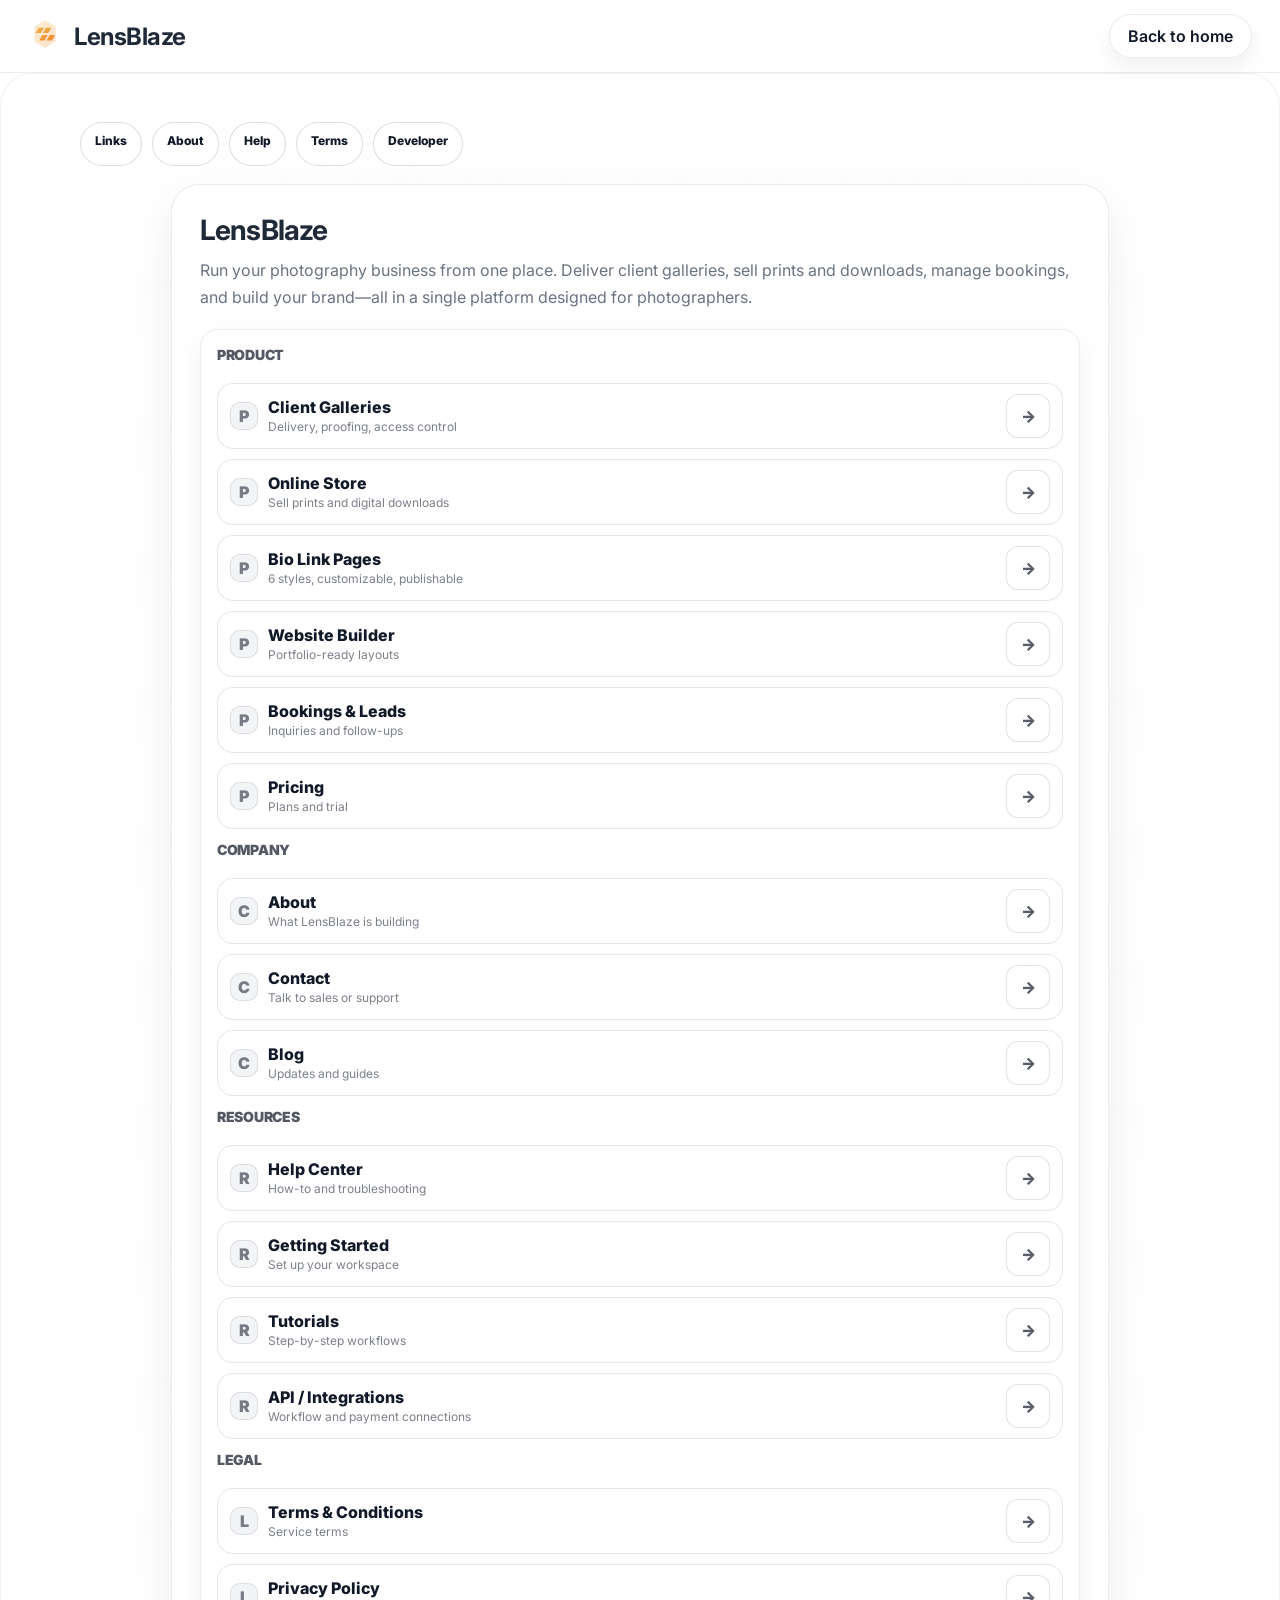
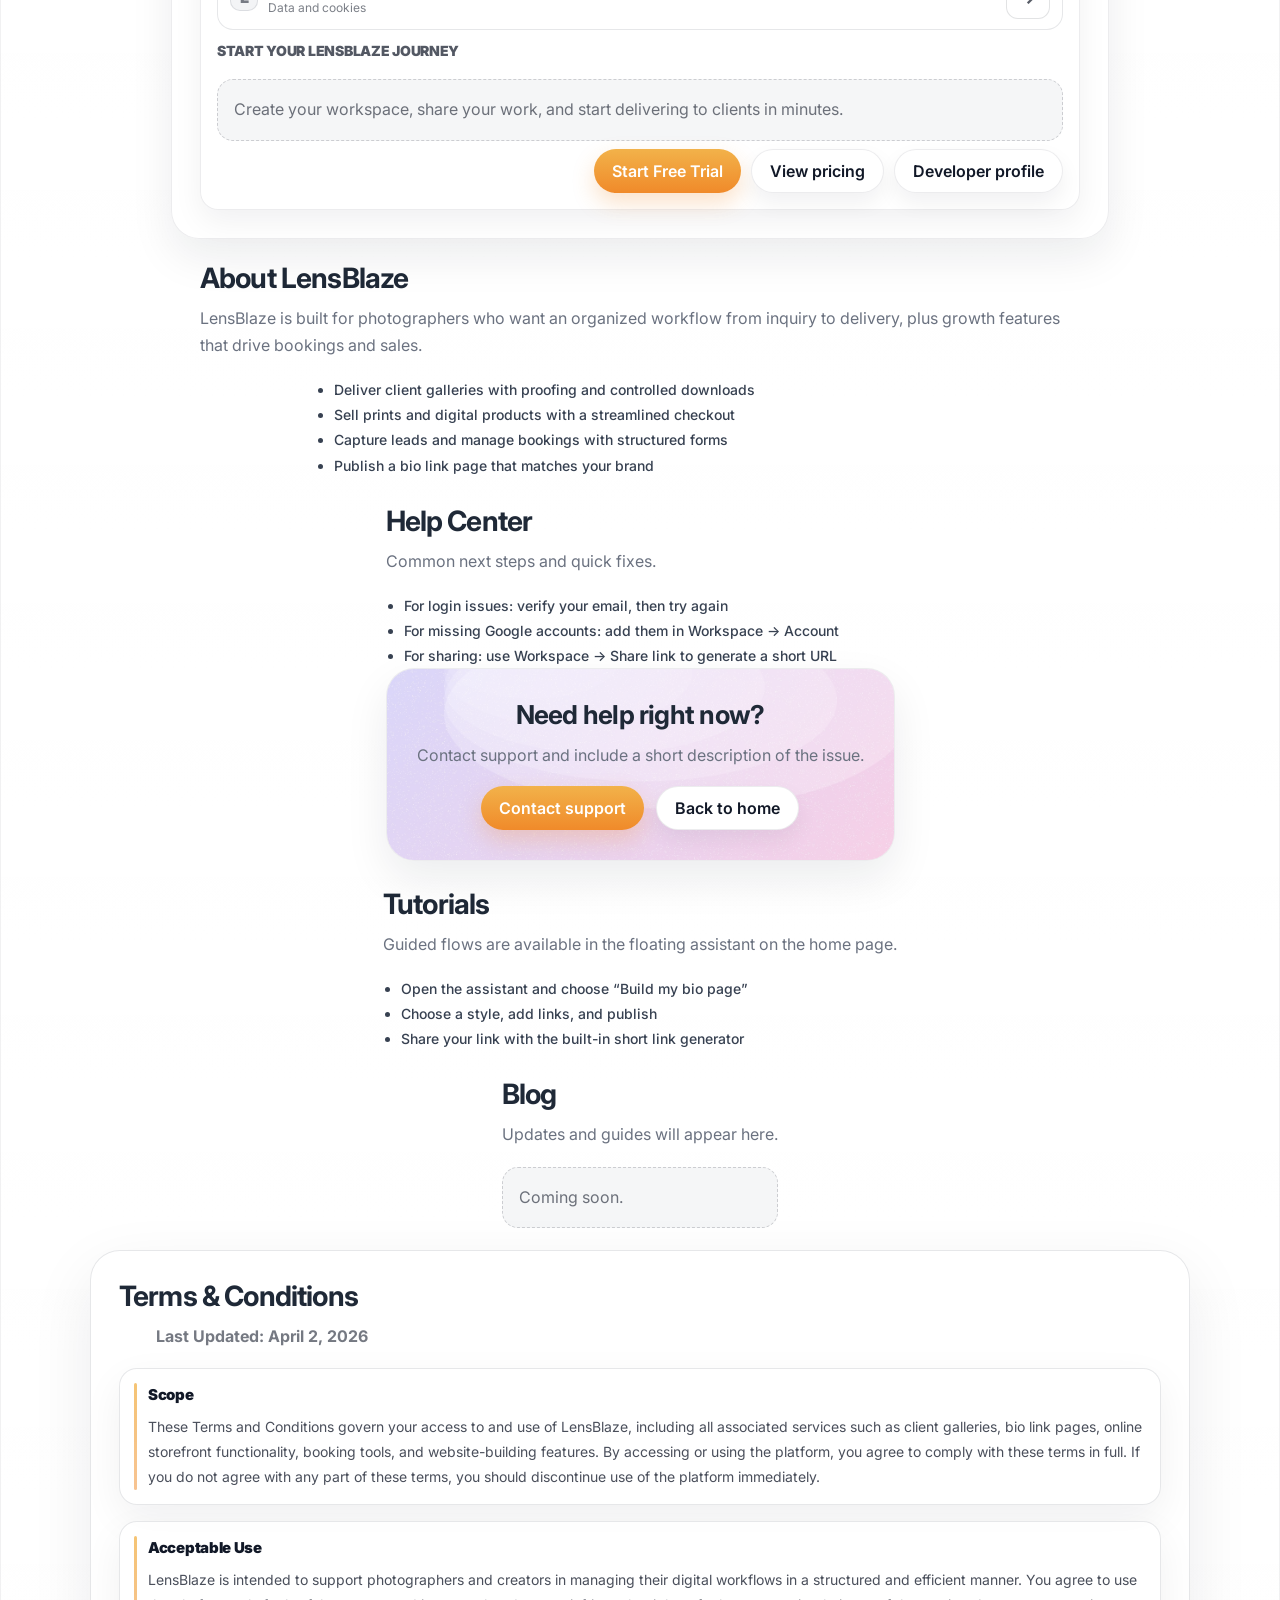
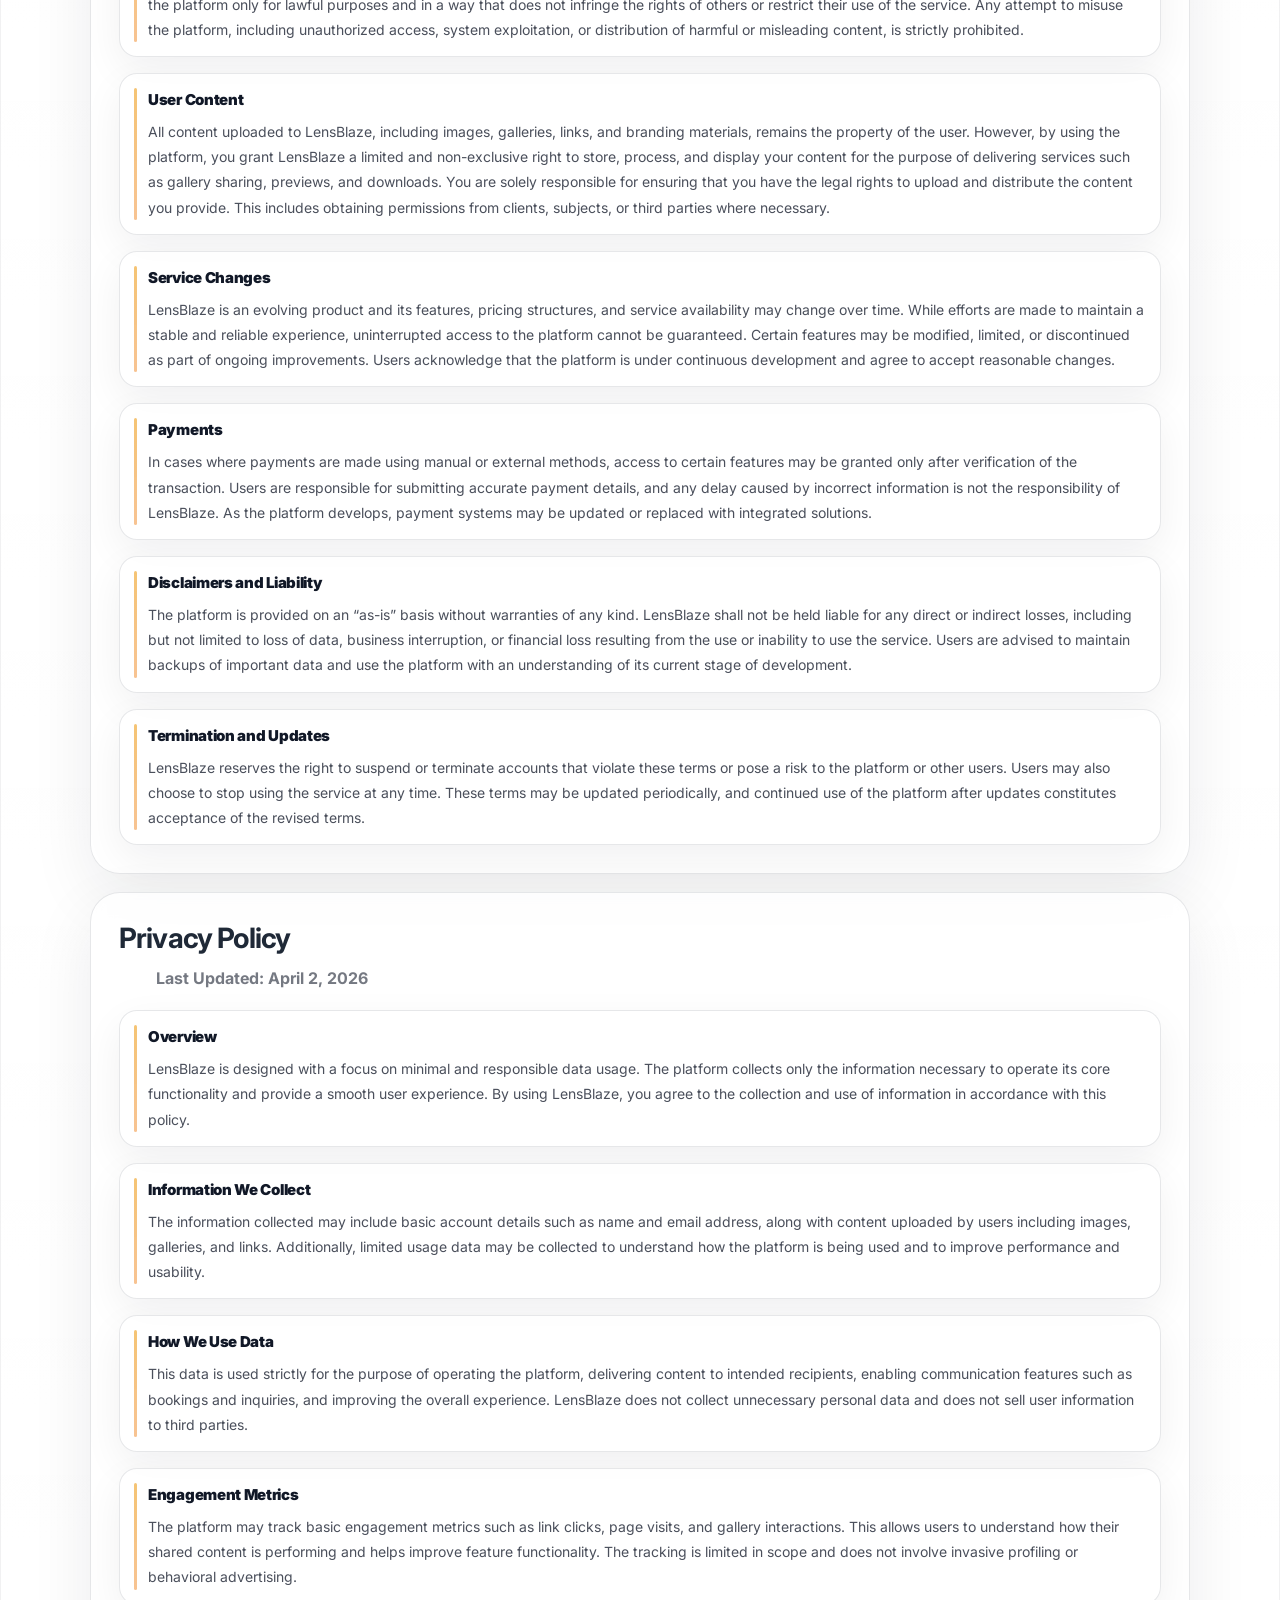
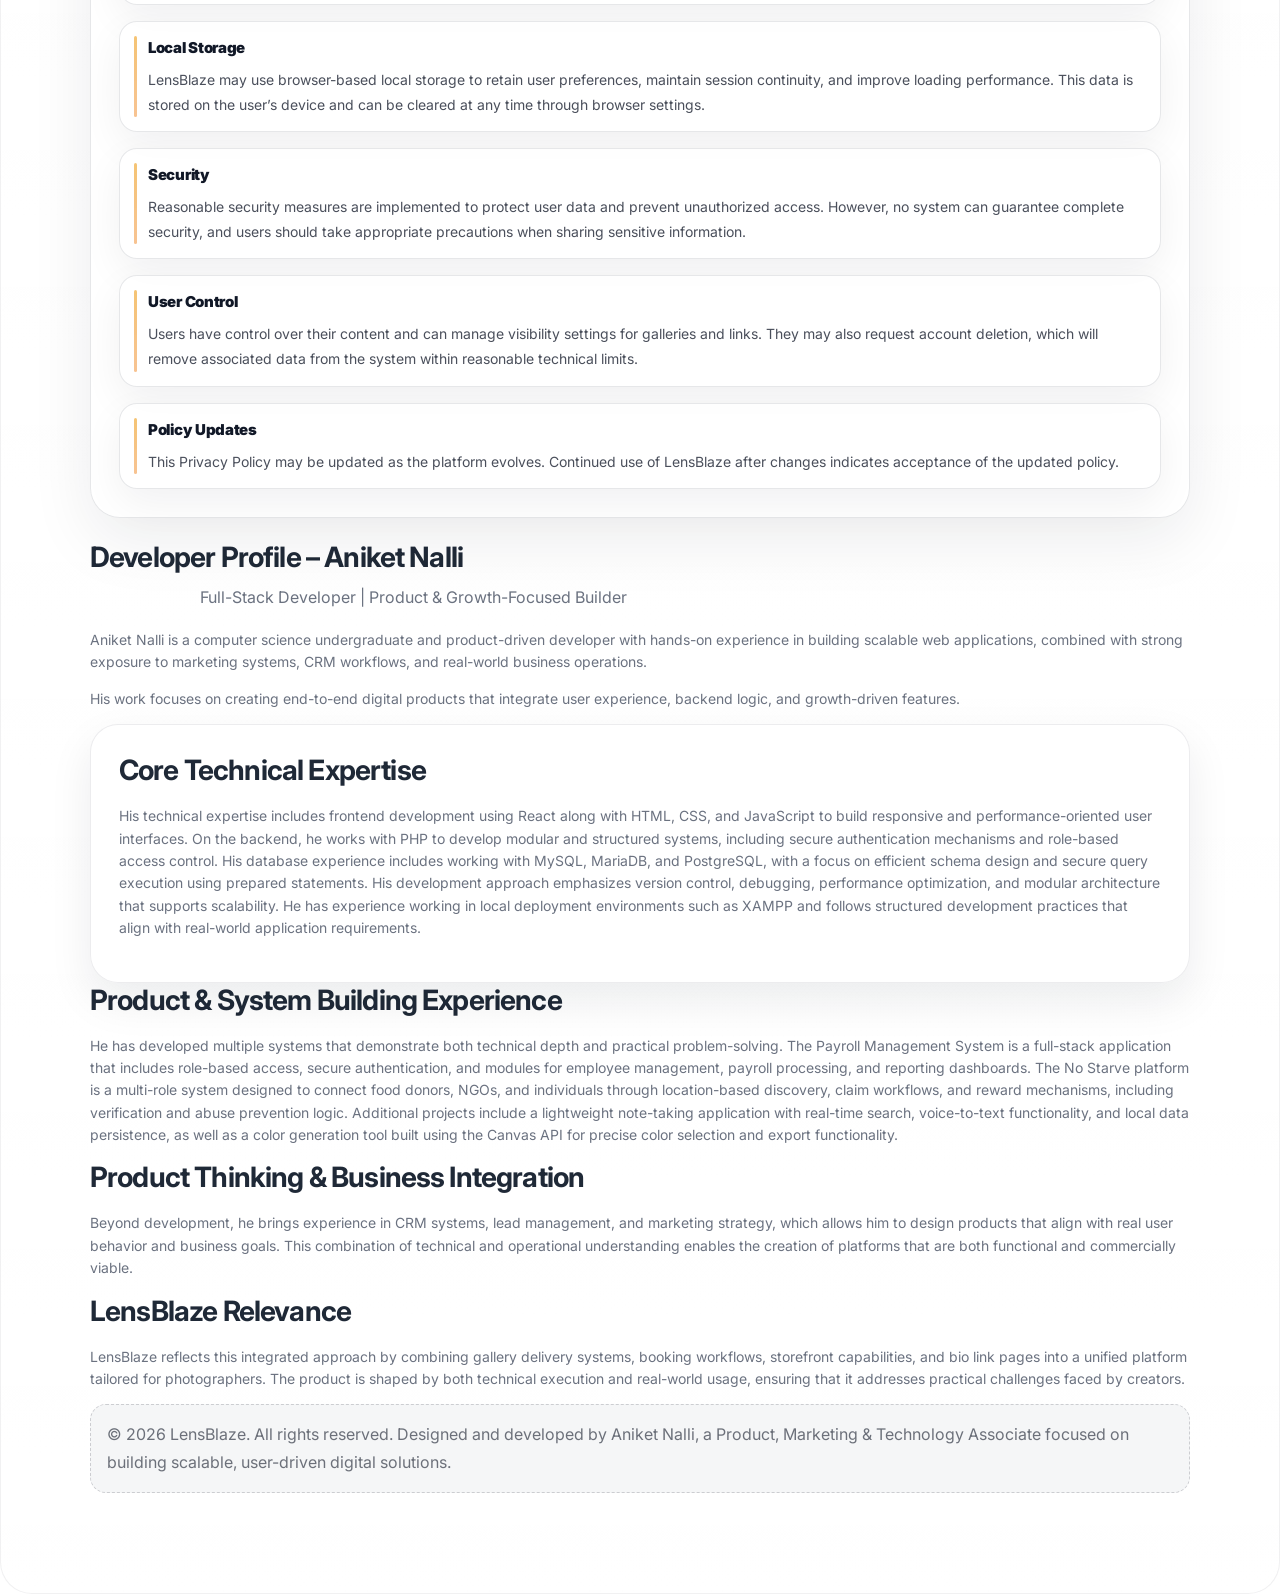
<file: links.html>
<!doctype html>
<html lang="en">
  <head>
    <meta charset="utf-8" />
    <meta name="viewport" content="width=device-width, initial-scale=1" />
    <title>LensBlaze - Links</title>
    <link rel="stylesheet" href="./styles.css?v=20260401-3" />
  </head>
  <body class="links-page">
    <header class="topbar" role="banner">
      <div class="topbar__inner">
        <a class="brand" href="./index.html" aria-label="LensBlaze home">
          <span class="brand__mark" aria-hidden="true">
            <svg viewBox="0 0 64 64" width="34" height="34">
              <defs>
                <linearGradient id="g-links" x1="0" x2="1" y1="0" y2="1">
                  <stop offset="0" stop-color="#f2b24a" />
                  <stop offset="1" stop-color="#f08a2a" />
                </linearGradient>
              </defs>
              <path fill="url(#g-links)" d="M32 6 52 18v28L32 58 12 46V18z" opacity="0.25" />
              <path
                fill="url(#g-links)"
                d="M20 20h10l-6 10h-10zm14 0h10l-6 10h-10zm-7 14h10l-6 10H21zm14 0h10l-6 10H35z"
              />
            </svg>
          </span>
          <span class="brand__name brand__name--full">LensBlaze</span>
          <span class="brand__name brand__name--short" aria-hidden="true">LB</span>
        </a>
        <div class="topbar__actions">
          <a class="btn btn--secondary" href="./index.html">Back to home</a>
        </div>
      </div>
    </header>

    <main class="page" role="main">
      <section class="content">
        <nav class="links-nav" aria-label="Quick links">
          <a class="ws-pill" href="#footer-links">Links</a>
          <a class="ws-pill" href="#about-lensblaze">About</a>
          <a class="ws-pill" href="#help-center">Help</a>
          <a class="ws-pill" href="#terms">Terms</a>
          <a class="ws-pill" href="#developer">Developer</a>
        </nav>
        <section class="section section--contrast anchor" id="footer-links" aria-label="LensBlaze links">
          <header class="section__header">
            <h1 class="section__title">LensBlaze</h1>
            <p class="section__subtitle">
              Run your photography business from one place. Deliver client galleries, sell prints and downloads, manage bookings, and build your brand—all in a single platform designed for photographers.
            </p>
          </header>

          <div class="workspace__layout" style="grid-template-columns: 1fr; padding-top: 0">
            <div class="workspace__main" style="min-height: auto">
              <div class="ws-panel is-active">
                <div class="ws-grid" style="grid-template-columns: repeat(2, minmax(0, 1fr))">
                  <div class="ws-field ws-field--full" id="product" aria-label="Product">
                    <div class="ws-panel__title">Product</div>
                    <div class="ws-links" role="list">
                      <a class="ws-link" href="./index.html#features">
                        <div class="ws-link__drag">P</div>
                        <div class="ws-link__meta">
                          <div class="ws-link__title">Client Galleries</div>
                          <div class="ws-link__url">Delivery, proofing, access control</div>
                        </div>
                        <div class="ws-link__actions"><div class="ws-link__btn">→</div></div>
                      </a>
                      <a class="ws-link" href="./index.html#features">
                        <div class="ws-link__drag">P</div>
                        <div class="ws-link__meta">
                          <div class="ws-link__title">Online Store</div>
                          <div class="ws-link__url">Sell prints and digital downloads</div>
                        </div>
                        <div class="ws-link__actions"><div class="ws-link__btn">→</div></div>
                      </a>
                      <a class="ws-link" href="./index.html#bio">
                        <div class="ws-link__drag">P</div>
                        <div class="ws-link__meta">
                          <div class="ws-link__title">Bio Link Pages</div>
                          <div class="ws-link__url">6 styles, customizable, publishable</div>
                        </div>
                        <div class="ws-link__actions"><div class="ws-link__btn">→</div></div>
                      </a>
                      <a class="ws-link" href="./index.html#features">
                        <div class="ws-link__drag">P</div>
                        <div class="ws-link__meta">
                          <div class="ws-link__title">Website Builder</div>
                          <div class="ws-link__url">Portfolio-ready layouts</div>
                        </div>
                        <div class="ws-link__actions"><div class="ws-link__btn">→</div></div>
                      </a>
                      <a class="ws-link" href="./index.html#features">
                        <div class="ws-link__drag">P</div>
                        <div class="ws-link__meta">
                          <div class="ws-link__title">Bookings & Leads</div>
                          <div class="ws-link__url">Inquiries and follow-ups</div>
                        </div>
                        <div class="ws-link__actions"><div class="ws-link__btn">→</div></div>
                      </a>
                      <a class="ws-link" href="./index.html#pricing">
                        <div class="ws-link__drag">P</div>
                        <div class="ws-link__meta">
                          <div class="ws-link__title">Pricing</div>
                          <div class="ws-link__url">Plans and trial</div>
                        </div>
                        <div class="ws-link__actions"><div class="ws-link__btn">→</div></div>
                      </a>
                    </div>
                  </div>

                  <div class="ws-field ws-field--full" id="company" aria-label="Company">
                    <div class="ws-panel__title">Company</div>
                    <div class="ws-links" role="list">
                      <a class="ws-link" href="#about-lensblaze">
                        <div class="ws-link__drag">C</div>
                        <div class="ws-link__meta">
                          <div class="ws-link__title">About</div>
                          <div class="ws-link__url">What LensBlaze is building</div>
                        </div>
                        <div class="ws-link__actions"><div class="ws-link__btn">→</div></div>
                      </a>
                      <a class="ws-link" href="./index.html?modal=contact#contact">
                        <div class="ws-link__drag">C</div>
                        <div class="ws-link__meta">
                          <div class="ws-link__title">Contact</div>
                          <div class="ws-link__url">Talk to sales or support</div>
                        </div>
                        <div class="ws-link__actions"><div class="ws-link__btn">→</div></div>
                      </a>
                      <a class="ws-link" href="#blog">
                        <div class="ws-link__drag">C</div>
                        <div class="ws-link__meta">
                          <div class="ws-link__title">Blog</div>
                          <div class="ws-link__url">Updates and guides</div>
                        </div>
                        <div class="ws-link__actions"><div class="ws-link__btn">→</div></div>
                      </a>
                    </div>
                  </div>

                  <div class="ws-field ws-field--full" id="resources" aria-label="Resources">
                    <div class="ws-panel__title">Resources</div>
                    <div class="ws-links" role="list">
                      <a class="ws-link" href="#help-center">
                        <div class="ws-link__drag">R</div>
                        <div class="ws-link__meta">
                          <div class="ws-link__title">Help Center</div>
                          <div class="ws-link__url">How-to and troubleshooting</div>
                        </div>
                        <div class="ws-link__actions"><div class="ws-link__btn">→</div></div>
                      </a>
                      <a class="ws-link" href="./index.html#workspace">
                        <div class="ws-link__drag">R</div>
                        <div class="ws-link__meta">
                          <div class="ws-link__title">Getting Started</div>
                          <div class="ws-link__url">Set up your workspace</div>
                        </div>
                        <div class="ws-link__actions"><div class="ws-link__btn">→</div></div>
                      </a>
                      <a class="ws-link" href="#tutorials">
                        <div class="ws-link__drag">R</div>
                        <div class="ws-link__meta">
                          <div class="ws-link__title">Tutorials</div>
                          <div class="ws-link__url">Step-by-step workflows</div>
                        </div>
                        <div class="ws-link__actions"><div class="ws-link__btn">→</div></div>
                      </a>
                      <a class="ws-link" href="./index.html#integrations">
                        <div class="ws-link__drag">R</div>
                        <div class="ws-link__meta">
                          <div class="ws-link__title">API / Integrations</div>
                          <div class="ws-link__url">Workflow and payment connections</div>
                        </div>
                        <div class="ws-link__actions"><div class="ws-link__btn">→</div></div>
                      </a>
                    </div>
                  </div>

                  <div class="ws-field ws-field--full" id="legal" aria-label="Legal">
                    <div class="ws-panel__title">Legal</div>
                    <div class="ws-links" role="list">
                      <a class="ws-link" href="#terms">
                        <div class="ws-link__drag">L</div>
                        <div class="ws-link__meta">
                          <div class="ws-link__title">Terms & Conditions</div>
                          <div class="ws-link__url">Service terms</div>
                        </div>
                        <div class="ws-link__actions"><div class="ws-link__btn">→</div></div>
                      </a>
                      <a class="ws-link" href="#privacy">
                        <div class="ws-link__drag">L</div>
                        <div class="ws-link__meta">
                          <div class="ws-link__title">Privacy Policy</div>
                          <div class="ws-link__url">Data and cookies</div>
                        </div>
                        <div class="ws-link__actions"><div class="ws-link__btn">→</div></div>
                      </a>
                    </div>
                  </div>

                  <div class="ws-field ws-field--full" aria-label="Start journey">
                    <div class="ws-panel__title">Start your LensBlaze journey</div>
                    <div class="ws-empty">
                      Create your workspace, share your work, and start delivering to clients in minutes.
                    </div>
                    <div class="workspace__head-actions">
                      <a class="btn btn--primary" href="./index.html?modal=signup#signup">Start Free Trial</a>
                      <a class="btn btn--secondary" href="./index.html#pricing">View pricing</a>
                      <a class="btn btn--secondary" href="#developer">Developer profile</a>
                    </div>
                  </div>
                </div>
              </div>
            </div>
          </div>
        </section>

        <section class="section anchor" id="about-lensblaze" aria-label="About LensBlaze">
          <header class="section__header">
            <h2 class="section__title">About LensBlaze</h2>
            <p class="section__subtitle">
              LensBlaze is built for photographers who want an organized workflow from inquiry to delivery, plus growth features that drive bookings and sales.
            </p>
          </header>
          <ul class="bullets bullets--center">
            <li>Deliver client galleries with proofing and controlled downloads</li>
            <li>Sell prints and digital products with a streamlined checkout</li>
            <li>Capture leads and manage bookings with structured forms</li>
            <li>Publish a bio link page that matches your brand</li>
          </ul>
        </section>

        <section class="section anchor" id="help-center" aria-label="Help Center">
          <header class="section__header">
            <h2 class="section__title">Help Center</h2>
            <p class="section__subtitle">Common next steps and quick fixes.</p>
          </header>
          <ul class="bullets bullets--center">
            <li>For login issues: verify your email, then try again</li>
            <li>For missing Google accounts: add them in Workspace → Account</li>
            <li>For sharing: use Workspace → Share link to generate a short URL</li>
          </ul>
          <div class="cta">
            <img class="cta__bg" src="./assets/photo-4.jpg" alt="" loading="lazy" decoding="async" />
            <div class="cta__inner">
              <h3 class="cta__title">Need help right now?</h3>
              <p class="cta__text">Contact support and include a short description of the issue.</p>
              <div class="cta__actions">
                <a class="btn btn--primary" href="./index.html?modal=contact#contact">Contact support</a>
                <a class="btn btn--secondary" href="./index.html">Back to home</a>
              </div>
            </div>
          </div>
        </section>

        <section class="section anchor" id="tutorials" aria-label="Tutorials">
          <header class="section__header">
            <h2 class="section__title">Tutorials</h2>
            <p class="section__subtitle">Guided flows are available in the floating assistant on the home page.</p>
          </header>
          <ul class="bullets bullets--center">
            <li>Open the assistant and choose “Build my bio page”</li>
            <li>Choose a style, add links, and publish</li>
            <li>Share your link with the built-in short link generator</li>
          </ul>
        </section>

        <section class="section anchor" id="blog" aria-label="Blog">
          <header class="section__header">
            <h2 class="section__title">Blog</h2>
            <p class="section__subtitle">Updates and guides will appear here.</p>
          </header>
          <div class="ws-empty">Coming soon.</div>
        </section>

        <section class="section section--contrast anchor" id="terms" aria-label="Terms and Conditions">
          <header class="section__header">
            <h2 class="section__title">Terms & Conditions</h2>
            <p class="section__subtitle">Last Updated: April 2, 2026</p>
          </header>
          <div class="legal">
            <div class="legal__block">
              <h3 class="legal__h">Scope</h3>
              <p class="legal__p">
                These Terms and Conditions govern your access to and use of LensBlaze, including all associated services such as client galleries, bio link pages, online storefront functionality, booking tools, and website-building features. By accessing or using the platform, you agree to comply with these terms in full. If you do not agree with any part of these terms, you should discontinue use of the platform immediately.
              </p>
            </div>
            <div class="legal__block">
              <h3 class="legal__h">Acceptable Use</h3>
              <p class="legal__p">
                LensBlaze is intended to support photographers and creators in managing their digital workflows in a structured and efficient manner. You agree to use the platform only for lawful purposes and in a way that does not infringe the rights of others or restrict their use of the service. Any attempt to misuse the platform, including unauthorized access, system exploitation, or distribution of harmful or misleading content, is strictly prohibited.
              </p>
            </div>
            <div class="legal__block">
              <h3 class="legal__h">User Content</h3>
              <p class="legal__p">
                All content uploaded to LensBlaze, including images, galleries, links, and branding materials, remains the property of the user. However, by using the platform, you grant LensBlaze a limited and non-exclusive right to store, process, and display your content for the purpose of delivering services such as gallery sharing, previews, and downloads. You are solely responsible for ensuring that you have the legal rights to upload and distribute the content you provide. This includes obtaining permissions from clients, subjects, or third parties where necessary.
              </p>
            </div>
            <div class="legal__block">
              <h3 class="legal__h">Service Changes</h3>
              <p class="legal__p">
                LensBlaze is an evolving product and its features, pricing structures, and service availability may change over time. While efforts are made to maintain a stable and reliable experience, uninterrupted access to the platform cannot be guaranteed. Certain features may be modified, limited, or discontinued as part of ongoing improvements. Users acknowledge that the platform is under continuous development and agree to accept reasonable changes.
              </p>
            </div>
            <div class="legal__block">
              <h3 class="legal__h">Payments</h3>
              <p class="legal__p">
                In cases where payments are made using manual or external methods, access to certain features may be granted only after verification of the transaction. Users are responsible for submitting accurate payment details, and any delay caused by incorrect information is not the responsibility of LensBlaze. As the platform develops, payment systems may be updated or replaced with integrated solutions.
              </p>
            </div>
            <div class="legal__block">
              <h3 class="legal__h">Disclaimers and Liability</h3>
              <p class="legal__p">
                The platform is provided on an “as-is” basis without warranties of any kind. LensBlaze shall not be held liable for any direct or indirect losses, including but not limited to loss of data, business interruption, or financial loss resulting from the use or inability to use the service. Users are advised to maintain backups of important data and use the platform with an understanding of its current stage of development.
              </p>
            </div>
            <div class="legal__block">
              <h3 class="legal__h">Termination and Updates</h3>
              <p class="legal__p">
                LensBlaze reserves the right to suspend or terminate accounts that violate these terms or pose a risk to the platform or other users. Users may also choose to stop using the service at any time. These terms may be updated periodically, and continued use of the platform after updates constitutes acceptance of the revised terms.
              </p>
            </div>
          </div>
        </section>

        <section class="section section--contrast anchor" id="privacy" aria-label="Privacy Policy">
          <header class="section__header">
            <h2 class="section__title">Privacy Policy</h2>
            <p class="section__subtitle">Last Updated: April 2, 2026</p>
          </header>
          <div class="legal">
            <div class="legal__block">
              <h3 class="legal__h">Overview</h3>
              <p class="legal__p">
                LensBlaze is designed with a focus on minimal and responsible data usage. The platform collects only the information necessary to operate its core functionality and provide a smooth user experience. By using LensBlaze, you agree to the collection and use of information in accordance with this policy.
              </p>
            </div>
            <div class="legal__block">
              <h3 class="legal__h">Information We Collect</h3>
              <p class="legal__p">
                The information collected may include basic account details such as name and email address, along with content uploaded by users including images, galleries, and links. Additionally, limited usage data may be collected to understand how the platform is being used and to improve performance and usability.
              </p>
            </div>
            <div class="legal__block">
              <h3 class="legal__h">How We Use Data</h3>
              <p class="legal__p">
                This data is used strictly for the purpose of operating the platform, delivering content to intended recipients, enabling communication features such as bookings and inquiries, and improving the overall experience. LensBlaze does not collect unnecessary personal data and does not sell user information to third parties.
              </p>
            </div>
            <div class="legal__block">
              <h3 class="legal__h">Engagement Metrics</h3>
              <p class="legal__p">
                The platform may track basic engagement metrics such as link clicks, page visits, and gallery interactions. This allows users to understand how their shared content is performing and helps improve feature functionality. The tracking is limited in scope and does not involve invasive profiling or behavioral advertising.
              </p>
            </div>
            <div class="legal__block">
              <h3 class="legal__h">Local Storage</h3>
              <p class="legal__p">
                LensBlaze may use browser-based local storage to retain user preferences, maintain session continuity, and improve loading performance. This data is stored on the user’s device and can be cleared at any time through browser settings.
              </p>
            </div>
            <div class="legal__block">
              <h3 class="legal__h">Security</h3>
              <p class="legal__p">
                Reasonable security measures are implemented to protect user data and prevent unauthorized access. However, no system can guarantee complete security, and users should take appropriate precautions when sharing sensitive information.
              </p>
            </div>
            <div class="legal__block">
              <h3 class="legal__h">User Control</h3>
              <p class="legal__p">
                Users have control over their content and can manage visibility settings for galleries and links. They may also request account deletion, which will remove associated data from the system within reasonable technical limits.
              </p>
            </div>
            <div class="legal__block">
              <h3 class="legal__h">Policy Updates</h3>
              <p class="legal__p">
                This Privacy Policy may be updated as the platform evolves. Continued use of LensBlaze after changes indicates acceptance of the updated policy.
              </p>
            </div>
          </div>
        </section>

        <section class="section anchor" id="developer" aria-label="Developer Profile – Aniket Nalli">
          <header class="section__header">
            <h2 class="section__title">Developer Profile – Aniket Nalli</h2>
            <p class="section__subtitle">Full-Stack Developer | Product & Growth-Focused Builder</p>
          </header>
          <p class="value__text">
            Aniket Nalli is a computer science undergraduate and product-driven developer with hands-on experience in building scalable web applications, combined with strong exposure to marketing systems, CRM workflows, and real-world business operations.
          </p>
          <p class="value__text">
            His work focuses on creating end-to-end digital products that integrate user experience, backend logic, and growth-driven features.
          </p>

          <div class="section section--contrast">
            <header class="section__header">
              <h3 class="section__title">Core Technical Expertise</h3>
            </header>
            <p class="value__text">
              His technical expertise includes frontend development using React along with HTML, CSS, and JavaScript to build responsive and performance-oriented user interfaces. On the backend, he works with PHP to develop modular and structured systems, including secure authentication mechanisms and role-based access control. His database experience includes working with MySQL, MariaDB, and PostgreSQL, with a focus on efficient schema design and secure query execution using prepared statements. His development approach emphasizes version control, debugging, performance optimization, and modular architecture that supports scalability. He has experience working in local deployment environments such as XAMPP and follows structured development practices that align with real-world application requirements.
            </p>
          </div>

          <header class="section__header">
            <h3 class="section__title">Product & System Building Experience</h3>
          </header>
          <p class="value__text">
            He has developed multiple systems that demonstrate both technical depth and practical problem-solving. The Payroll Management System is a full-stack application that includes role-based access, secure authentication, and modules for employee management, payroll processing, and reporting dashboards. The No Starve platform is a multi-role system designed to connect food donors, NGOs, and individuals through location-based discovery, claim workflows, and reward mechanisms, including verification and abuse prevention logic. Additional projects include a lightweight note-taking application with real-time search, voice-to-text functionality, and local data persistence, as well as a color generation tool built using the Canvas API for precise color selection and export functionality.
          </p>

          <header class="section__header">
            <h3 class="section__title">Product Thinking & Business Integration</h3>
          </header>
          <p class="value__text">
            Beyond development, he brings experience in CRM systems, lead management, and marketing strategy, which allows him to design products that align with real user behavior and business goals. This combination of technical and operational understanding enables the creation of platforms that are both functional and commercially viable.
          </p>

          <header class="section__header">
            <h3 class="section__title">LensBlaze Relevance</h3>
          </header>
          <p class="value__text">
            LensBlaze reflects this integrated approach by combining gallery delivery systems, booking workflows, storefront capabilities, and bio link pages into a unified platform tailored for photographers. The product is shaped by both technical execution and real-world usage, ensuring that it addresses practical challenges faced by creators.
          </p>

          <div class="ws-empty">
            © 2026 LensBlaze. All rights reserved. Designed and developed by Aniket Nalli, a Product, Marketing & Technology Associate focused on building scalable, user-driven digital solutions.
          </div>
        </section>
      </section>
    </main>

    <script src="./script.js"></script>
  </body>
</html>
</file>
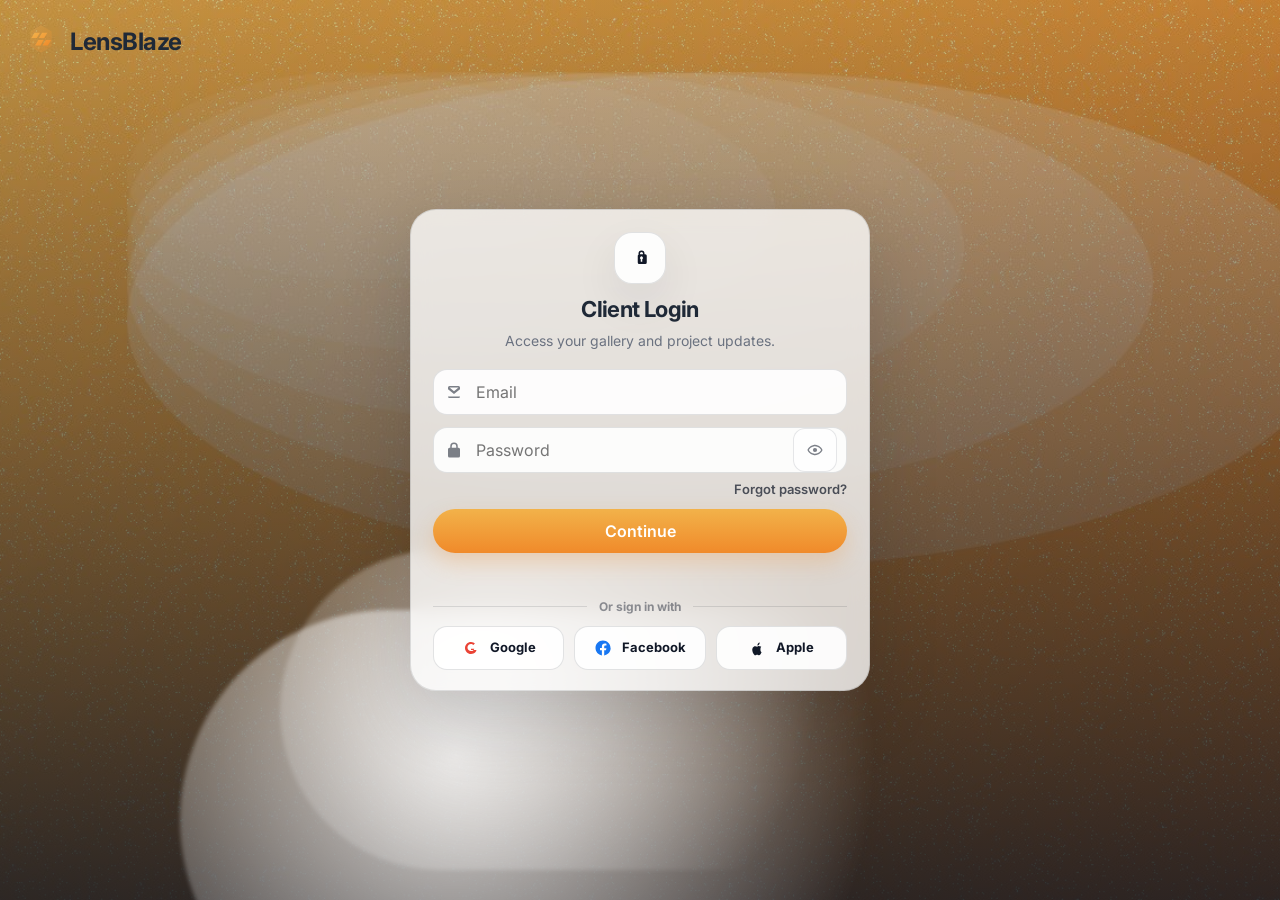
<file: login.html>
<!doctype html>
<html lang="en">
  <head>
    <meta charset="utf-8" />
    <meta name="viewport" content="width=device-width, initial-scale=1" />
    <title>LensBlaze - Client Login</title>
    <link rel="stylesheet" href="./styles.css?v=20260401-3" />
  </head>
  <body class="auth-body">
    <main class="auth-shell" role="main">
      <a class="brand auth-brand" href="./index.html" aria-label="LensBlaze home">
        <span class="brand__mark" aria-hidden="true">
          <svg viewBox="0 0 64 64" width="28" height="28">
            <defs>
              <linearGradient id="g2" x1="0" x2="1" y1="0" y2="1">
                <stop offset="0" stop-color="#f2b24a" />
                <stop offset="1" stop-color="#f08a2a" />
              </linearGradient>
            </defs>
            <path fill="url(#g2)" d="M32 6 52 18v28L32 58 12 46V18z" opacity="0.25" />
            <path
              fill="url(#g2)"
              d="M20 20h10l-6 10h-10zm14 0h10l-6 10h-10zm-7 14h10l-6 10H21zm14 0h10l-6 10H35z"
            />
          </svg>
        </span>
        <span class="brand__name brand__name--full">LensBlaze</span>
        <span class="brand__name brand__name--short" aria-hidden="true">LB</span>
      </a>

      <section class="auth-card" aria-label="Login">
        <div class="auth-card__icon" aria-hidden="true">
          <svg viewBox="0 0 24 24" width="18" height="18">
            <path
              fill="currentColor"
              d="M10 7V6a4 4 0 0 1 8 0v1h1a2 2 0 0 1 2 2v9a2 2 0 0 1-2 2H11a2 2 0 0 1-2-2V9a2 2 0 0 1 2-2h-1zm2 0h4V6a2 2 0 0 0-4 0v1zm1 6.7V17h2v-3.3a2 2 0 1 0-2 0z"
            />
          </svg>
        </div>

        <h1 class="auth-card__title">Client Login</h1>
        <p class="auth-card__subtitle">Access your gallery and project updates.</p>

        <form class="auth-form" id="form-login-page">
          <label class="auth-field">
            <span class="sr-only">Email</span>
            <span class="auth-field__icon" aria-hidden="true">
              <svg viewBox="0 0 24 24" width="18" height="18">
                <path
                  fill="currentColor"
                  d="M4 6a2 2 0 0 1 2-2h12a2 2 0 0 1 2 2v12a2 2 0 0 1-2 2H6a2 2 0 0 1-2-2V6zm2 0 6 5 6-5H6zm14 2.2-8 6.6L4 8.2V18h16V8.2z"
                />
              </svg>
            </span>
            <input class="auth-field__input" name="email" type="email" placeholder="Email" autocomplete="email" required />
          </label>

          <label class="auth-field">
            <span class="sr-only">Password</span>
            <span class="auth-field__icon" aria-hidden="true">
              <svg viewBox="0 0 24 24" width="18" height="18">
                <path
                  fill="currentColor"
                  d="M12 2a5 5 0 0 1 5 5v2h1a2 2 0 0 1 2 2v9a2 2 0 0 1-2 2H6a2 2 0 0 1-2-2v-9a2 2 0 0 1 2-2h1V7a5 5 0 0 1 5-5zm3 7V7a3 3 0 0 0-6 0v2h6z"
                />
              </svg>
            </span>
            <input
              class="auth-field__input"
              id="login-password"
              name="password"
              type="password"
              placeholder="Password"
              autocomplete="current-password"
              required
            />
            <button class="auth-field__toggle" type="button" data-toggle-password="#login-password" aria-label="Show password">
              <svg viewBox="0 0 24 24" width="18" height="18" aria-hidden="true">
                <path
                  fill="currentColor"
                  d="M12 5c5.5 0 10 5.3 10 7s-4.5 7-10 7S2 13.7 2 12s4.5-7 10-7zm0 2c-4.5 0-8.2 4.1-8.2 5s3.7 5 8.2 5 8.2-4.1 8.2-5-3.7-5-8.2-5zm0 2.2a2.8 2.8 0 1 1 0 5.6 2.8 2.8 0 0 1 0-5.6z"
                />
              </svg>
            </button>
          </label>

          <div class="auth-row">
            <a class="auth-link" href="mailto:support@lensblaze.com">Forgot password?</a>
          </div>

          <button class="btn btn--primary auth-submit" type="submit">Continue</button>
          <div class="form__status" aria-live="polite"></div>

          <div class="auth-divider" aria-hidden="true">
            <span class="auth-divider__line"></span>
            <span class="auth-divider__text">Or sign in with</span>
            <span class="auth-divider__line"></span>
          </div>

          <div class="auth-social" role="group" aria-label="Sign in options">
            <button class="auth-social__btn" type="button" data-provider="Google" aria-label="Continue with Google">
              <svg viewBox="0 0 24 24" width="18" height="18" aria-hidden="true">
                <path
                  fill="#EA4335"
                  d="M12 11.5v3.1h7.3c-.3 1.8-2.1 5.3-7.3 5.3-4.4 0-8-3.6-8-8s3.6-8 8-8c2.5 0 4.2 1.1 5.2 2l-2.1 2.1c-.6-.6-1.7-1.3-3.1-1.3-2.6 0-4.7 2.1-4.7 4.7s2.1 4.7 4.7 4.7c3 0 4.1-2.1 4.3-3.2H12z"
                />
                <path fill="#34A853" d="M3.6 7.7l2.6 1.9C6.9 8.2 8.3 7 10 7c1.4 0 2.5.7 3.1 1.3l2.1-2.1C14.2 5.2 12.5 4 10 4 7 4 4.5 5.6 3.6 7.7z" opacity=".001" />
              </svg>
              <span>Google</span>
            </button>
            <button class="auth-social__btn" type="button" data-provider="Facebook" aria-label="Continue with Facebook">
              <svg viewBox="0 0 24 24" width="18" height="18" aria-hidden="true">
                <path
                  fill="#1877F2"
                  d="M22 12.1C22 6.5 17.5 2 11.9 2S2 6.5 2 12.1c0 5 3.7 9.1 8.5 9.8v-6.9H8v-2.9h2.5V9.9c0-2.5 1.5-3.9 3.8-3.9 1.1 0 2.3.2 2.3.2v2.5h-1.3c-1.3 0-1.7.8-1.7 1.6v1.9h2.9l-.5 2.9h-2.4V22c4.9-.7 8.6-4.8 8.6-9.9z"
                />
              </svg>
              <span>Facebook</span>
            </button>
            <button class="auth-social__btn" type="button" data-provider="Apple" aria-label="Continue with Apple">
              <svg viewBox="0 0 24 24" width="18" height="18" aria-hidden="true">
                <path
                  fill="currentColor"
                  d="M16.6 13.2c0-1.8 1-2.7 1.1-2.8-1.1-.8-2.2-.9-2.7-.9-1.1-.1-2.2.7-2.8.7-.6 0-1.6-.7-2.6-.7-1.3 0-2.6.8-3.3 2-1.4 2.4-.3 6 1 8 .6 1 1.4 2.1 2.4 2.1 1 0 1.3-.6 2.5-.6 1.2 0 1.5.6 2.6.6 1.1 0 1.7-1 2.3-2 .7-1.1 1-2.2 1-2.2-.1 0-1.5-.6-1.5-2.4zM14.8 7.3c.5-.7.9-1.7.8-2.7-.8.1-1.7.6-2.2 1.3-.5.6-.9 1.6-.8 2.6.9.1 1.7-.4 2.2-1.2z"
                />
              </svg>
              <span>Apple</span>
            </button>
          </div>
        </form>
      </section>
    </main>

    <div class="modal" id="modal-provider" hidden>
      <div class="modal__overlay" data-modal-close="provider" tabindex="-1"></div>
      <div class="modal__panel" role="dialog" aria-modal="true" aria-labelledby="provider-title">
        <div class="modal__head">
          <div class="modal__title" id="provider-title">Select an account</div>
          <button class="modal__close" type="button" aria-label="Close" data-modal-close="provider">×</button>
        </div>
        <div class="form">
          <div class="field__label" id="provider-subtitle">Choose the account you want to use.</div>
          <div class="ws-links" id="provider-accounts" role="list"></div>
          <div class="form__status" id="provider-status" aria-live="polite"></div>
          <div class="workspace__head-actions">
            <button class="btn btn--secondary" type="button" id="provider-cancel" data-modal-close="provider">Cancel</button>
            <button class="btn btn--primary" type="button" id="provider-continue">Continue</button>
          </div>
        </div>
      </div>
    </div>

    <script src="./script.js"></script>
  </body>
</html>
</file>
<file: styles.css>
:root {
  --bg: #ffffff;
  --page-bg: #f6f6f6;
  --text: #1f2937;
  --muted: #6b7280;
  --line: rgba(17, 24, 39, 0.08);
  --card: #ffffff;
  --shadow: 0 16px 40px rgba(17, 24, 39, 0.12);
  --shadow-soft: 0 10px 30px rgba(17, 24, 39, 0.1);
  --accent: #f2b24a;
  --accent-2: #f08a2a;
  --pill-bg: #fdebd2;
}

@font-face {
  font-family: Inter;
  src: url("./assets/fonts/inter/Inter-Variable.ttf") format("truetype");
  font-weight: 100 900;
  font-style: normal;
  font-display: swap;
}

@font-face {
  font-family: Inter;
  src: url("./assets/fonts/inter/Inter-VariableItalic.ttf") format("truetype");
  font-weight: 100 900;
  font-style: italic;
  font-display: swap;
}

*,
*::before,
*::after {
  box-sizing: border-box;
}

html,
body {
  height: 100%;
}

body {
  margin: 0;
  font-family: Inter, system-ui, -apple-system, Segoe UI, Roboto, Arial, sans-serif;
  color: var(--text);
  background: var(--bg);
}

a {
  color: inherit;
  text-decoration: none;
}

.sr-only {
  position: absolute;
  width: 1px;
  height: 1px;
  padding: 0;
  margin: -1px;
  overflow: hidden;
  clip: rect(0, 0, 0, 0);
  border: 0;
}

.topbar {
  position: sticky;
  top: 0;
  z-index: 50;
  background: var(--bg);
  border-bottom: 1px solid var(--line);
}

.topbar__inner {
  height: 72px;
  display: flex;
  align-items: center;
  justify-content: space-between;
  gap: 20px;
  padding: 0 28px;
}

.brand {
  display: flex;
  align-items: center;
  gap: 12px;
}

.brand__mark svg {
  width: clamp(26px, 4vw, 34px);
  height: clamp(26px, 4vw, 34px);
}

.brand__name {
  font-size: clamp(18px, 2.2vw, 24px);
  font-weight: 700;
  letter-spacing: -0.02em;
}

.brand__name--short {
  display: none;
}

@media (max-width: 420px) {
  .brand__name--full {
    display: none;
  }
  .brand__name--short {
    display: inline;
  }
}

.nav {
  display: flex;
  align-items: center;
  gap: 20px;
  flex: 1;
  justify-content: center;
}

.nav__plain {
  font-weight: 500;
  color: #374151;
}

.nav__dropdown {
  position: relative;
}

.nav__trigger {
  border: 0;
  background: transparent;
  font: inherit;
  font-weight: 500;
  color: #374151;
  cursor: pointer;
  display: inline-flex;
  align-items: center;
  min-height: 44px;
  padding: 10px 6px;
  border-radius: 10px;
}

.nav__trigger.is-active {
  color: #111827;
}

.nav__chev {
  font-size: 12px;
  color: #9ca3af;
  margin-left: 2px;
}

.nav__menu {
  display: none;
  position: absolute;
  top: calc(100% + 8px);
  left: 0;
  min-width: 200px;
  background: var(--bg);
  border: 1px solid var(--line);
  border-radius: 14px;
  padding: 10px;
  box-shadow: var(--shadow-soft);
}

.nav__menu--right {
  left: auto;
  right: 0;
}

.nav__dropdown.is-open .nav__menu {
  display: block;
}

.nav__link {
  display: flex;
  align-items: center;
  padding: 10px 10px;
  min-height: 44px;
  border-radius: 10px;
  font-weight: 500;
  color: #374151;
}

.nav__link--btn {
  width: 100%;
  border: 0;
  background: transparent;
  text-align: left;
  font: inherit;
  cursor: pointer;
}

.nav__link:hover {
  background: rgba(242, 178, 74, 0.14);
}

.nav__dropdown--profile {
  position: relative;
}

.nav__trigger--profile {
  display: inline-flex;
  align-items: center;
  gap: 10px;
  padding: 10px 10px;
  border-radius: 999px;
  border: 1px solid var(--line);
  background: #fff;
  box-shadow: 0 10px 22px rgba(17, 24, 39, 0.06);
  line-height: 1;
}

.nav__avatar {
  width: 28px;
  height: 28px;
  border-radius: 999px;
  border: 1px solid rgba(17, 24, 39, 0.12);
  background-color: rgba(17, 24, 39, 0.08);
  background-image: linear-gradient(180deg, rgba(242, 178, 74, 0.55), rgba(240, 138, 42, 0.25)), url("./assets/photo-3.jpg");
  background-size: cover;
  background-position: center;
  display: grid;
  place-items: center;
  color: rgba(17, 24, 39, 0.75);
  font-weight: 900;
  font-size: 12px;
  overflow: hidden;
}

.nav__profile-label {
  font-weight: 800;
  font-size: 13px;
  color: #111827;
  max-width: 120px;
  overflow: hidden;
  text-overflow: ellipsis;
  white-space: nowrap;
}

.topbar__actions {
  display: flex;
  align-items: center;
  gap: 16px;
}

.topbar__login {
  color: #374151;
  font-weight: 500;
}

.auth-body {
  background-color: #0b1220;
  background-image: linear-gradient(180deg, rgba(11, 18, 32, 0.2), rgba(11, 18, 32, 0.85)),
    radial-gradient(1200px 700px at 55% -10%, rgba(242, 178, 74, 0.22), rgba(11, 18, 32, 0) 55%),
    url("./assets/photo-1.jpg");
  background-size: cover;
  background-position: center;
}

.auth-shell {
  min-height: 100vh;
  padding: 42px 20px;
  display: grid;
  place-items: center;
  position: relative;
  overflow: hidden;
}

.auth-shell::before,
.auth-shell::after {
  content: "";
  position: absolute;
  width: 920px;
  height: 420px;
  left: 50%;
  transform: translateX(-50%);
  border-radius: 999px;
  background: radial-gradient(circle at 30% 35%, rgba(255, 255, 255, 0.92), rgba(255, 255, 255, 0) 60%);
  filter: blur(2px);
  opacity: 0.9;
}

.auth-shell::before {
  bottom: -130px;
}

.auth-shell::after {
  bottom: 30px;
  width: 720px;
  height: 320px;
  opacity: 0.6;
}

.auth-brand {
  position: absolute;
  top: 22px;
  left: 24px;
  z-index: 2;
}

.auth-card {
  width: min(460px, calc(100% - 28px));
  background: rgba(255, 255, 255, 0.78);
  border: 1px solid rgba(17, 24, 39, 0.12);
  border-radius: 26px;
  box-shadow: 0 26px 70px rgba(17, 24, 39, 0.16);
  padding: 22px 22px 20px;
  position: relative;
  z-index: 2;
  backdrop-filter: blur(10px);
}

.auth-card__icon {
  width: 52px;
  height: 52px;
  border-radius: 18px;
  display: grid;
  place-items: center;
  margin: 0 auto 12px;
  color: #111827;
  background: rgba(255, 255, 255, 0.9);
  border: 1px solid rgba(17, 24, 39, 0.12);
  box-shadow: 0 18px 44px rgba(17, 24, 39, 0.08);
}

.auth-card__title {
  margin: 0;
  text-align: center;
  font-size: 22px;
  letter-spacing: -0.03em;
}

.auth-card__subtitle {
  margin: 8px 0 0;
  text-align: center;
  color: var(--muted);
  line-height: 1.6;
  font-size: 14px;
}

.auth-form {
  display: grid;
  gap: 12px;
  margin-top: 16px;
}

.auth-field {
  position: relative;
  display: grid;
}

.auth-field__icon {
  position: absolute;
  left: 12px;
  top: 50%;
  transform: translateY(-50%);
  color: rgba(17, 24, 39, 0.55);
}

.auth-field__icon svg {
  display: block;
}

.auth-field__input {
  width: 100%;
  border: 1px solid rgba(17, 24, 39, 0.12);
  background: rgba(255, 255, 255, 0.9);
  border-radius: 14px;
  padding: 12px 44px 12px 42px;
  font: inherit;
  outline: none;
}

.auth-field__input:focus {
  border-color: rgba(240, 138, 42, 0.55);
  box-shadow: 0 0 0 4px rgba(242, 178, 74, 0.22);
}

.auth-field__input[aria-invalid="true"] {
  border-color: rgba(220, 38, 38, 0.55);
  box-shadow: 0 0 0 4px rgba(220, 38, 38, 0.16);
}

.auth-field__error {
  margin-top: 6px;
  color: #b91c1c;
  font-size: 12px;
  line-height: 1.6;
  font-weight: 700;
}

.auth-field__toggle {
  position: absolute;
  right: 10px;
  top: 50%;
  transform: translateY(-50%);
  width: 44px;
  height: 44px;
  border-radius: 12px;
  border: 1px solid rgba(17, 24, 39, 0.1);
  background: rgba(255, 255, 255, 0.7);
  cursor: pointer;
  display: grid;
  place-items: center;
  color: rgba(17, 24, 39, 0.55);
  line-height: 1;
}

.auth-field__toggle svg {
  display: block;
}

.auth-row {
  display: flex;
  justify-content: flex-end;
  margin-top: -4px;
}

.auth-link {
  font-size: 13px;
  font-weight: 600;
  color: rgba(17, 24, 39, 0.72);
}

.auth-link:hover {
  text-decoration: underline;
}

.auth-submit {
  width: 100%;
  justify-content: center;
  padding: 14px 18px;
}

.auth-divider {
  display: grid;
  grid-template-columns: 1fr auto 1fr;
  align-items: center;
  gap: 12px;
  margin-top: 4px;
  color: rgba(17, 24, 39, 0.45);
  font-size: 12px;
  font-weight: 700;
}

.auth-divider__line {
  height: 1px;
  background: rgba(17, 24, 39, 0.12);
}

.auth-social {
  display: grid;
  grid-template-columns: repeat(3, minmax(0, 1fr));
  gap: 10px;
}

.auth-social__btn {
  display: inline-flex;
  align-items: center;
  justify-content: center;
  gap: 10px;
  width: 100%;
  border-radius: 14px;
  padding: 11px 12px;
  min-height: 44px;
  border: 1px solid rgba(17, 24, 39, 0.12);
  background: rgba(255, 255, 255, 0.9);
  cursor: pointer;
  font: inherit;
  font-weight: 700;
  font-size: 13px;
  color: #111827;
  line-height: 1.2;
}

.auth-social__btn svg {
  display: block;
  flex: 0 0 auto;
}

.auth-social__btn:hover {
  box-shadow: 0 12px 30px rgba(17, 24, 39, 0.08);
}

.btn {
  display: inline-flex;
  align-items: center;
  justify-content: center;
  gap: 10px;
  border: 0;
  cursor: pointer;
  font: inherit;
  font-weight: 600;
  border-radius: 999px;
  padding: 12px 18px;
  min-height: 44px;
  line-height: 1;
  white-space: nowrap;
}

.btn--primary {
  color: #fff;
  background: linear-gradient(180deg, var(--accent), var(--accent-2));
  box-shadow: 0 10px 22px rgba(240, 138, 42, 0.25);
}

.btn--secondary {
  color: #111827;
  background: #fff;
  border: 1px solid var(--line);
  box-shadow: 0 10px 22px rgba(17, 24, 39, 0.06);
}

.btn--search {
  width: 160px;
  padding: 14px 18px;
  color: #fff;
  background: linear-gradient(180deg, var(--accent), var(--accent-2));
}

.btn--ghost {
  margin-top: 18px;
  color: #111827;
  background: linear-gradient(180deg, var(--accent), var(--accent-2));
  padding: 14px 22px;
  box-shadow: 0 10px 22px rgba(240, 138, 42, 0.22);
}

.page {
  background: var(--page-bg);
  min-height: calc(100vh - 72px);
  display: block;
  padding: 48px 28px 96px;
  position: relative;
}

.sidebar {
  display: grid;
  grid-template-columns: 44px 1fr;
  gap: 20px;
  align-items: start;
}

.social {
  position: sticky;
  top: 108px;
  display: grid;
  gap: 14px;
}

.social__btn {
  width: 44px;
  height: 44px;
  display: grid;
  place-items: center;
  border: 1px solid var(--line);
  background: #fff;
  border-radius: 10px;
  color: #3b82f6;
}

.social__btn:nth-child(2) {
  color: #0ea5e9;
}

.social__btn:nth-child(3) {
  color: #0f172a;
}

.social__btn:nth-child(4) {
  color: #22c55e;
}

.filters {
  background: transparent;
}

.filters__group {
  background: transparent;
  margin-bottom: 26px;
}

.filters__title {
  display: flex;
  align-items: center;
  gap: 10px;
  font-weight: 700;
  color: #111827;
  margin-bottom: 10px;
}

.filters__icon {
  width: 18px;
  height: 18px;
  display: inline-flex;
  align-items: center;
  justify-content: center;
  color: #a16207;
}

.filters__item {
  padding: 10px 10px;
  border-radius: 12px;
  color: #374151;
  font-weight: 500;
}

.filters__item.is-active {
  color: #d97706;
}

.content {
  max-width: 1120px;
  margin: 0 auto;
  width: 100%;
  display: flex;
  flex-direction: column;
  gap: 28px;
}

.hero {
  background: #fff;
  border: 1px solid var(--line);
  border-radius: 28px;
  box-shadow: var(--shadow-soft);
  overflow: hidden;
}

.hero__inner {
  display: grid;
  grid-template-columns: 1.1fr 0.9fr;
  gap: 28px;
  padding: 34px;
  align-items: center;
}

.hero__eyebrow {
  font-weight: 700;
  color: #b45309;
  letter-spacing: 0.02em;
  text-transform: uppercase;
  font-size: 12px;
}

.hero__title {
  margin: 12px 0 10px;
  font-size: 42px;
  line-height: 1.05;
  letter-spacing: -0.04em;
}

.hero__lead {
  margin: 0;
  font-size: 16px;
  line-height: 1.6;
  color: var(--muted);
  max-width: 52ch;
}

.hero__lead--secondary {
  margin-top: 10px;
}

.hero__actions {
  display: flex;
  gap: 12px;
  flex-wrap: wrap;
  margin-top: 18px;
}

.hero__fineprint {
  margin-top: 12px;
  color: #6b7280;
  font-size: 13px;
}

.hero__visual {
  display: grid;
  gap: 14px;
}

.hero__gallery {
  background: rgba(255, 255, 255, 0.92);
  border: 1px solid rgba(17, 24, 39, 0.08);
  border-radius: 22px;
  overflow: hidden;
  box-shadow: 0 18px 44px rgba(17, 24, 39, 0.1);
  padding: 14px;
  position: relative;
  height: clamp(300px, 32vw, 440px);
}

.hero__photo {
  margin: 0;
  border-radius: 16px;
  overflow: hidden;
  background: rgba(17, 24, 39, 0.08);
  box-shadow: 0 14px 30px rgba(17, 24, 39, 0.14);
  position: absolute;
  inset: auto;
}

.hero__photo--a {
  left: 14px;
  top: 14px;
  width: calc(56% - 7px);
  height: calc(100% - 28px);
}

.hero__photo--b {
  right: 14px;
  top: 14px;
  width: calc(44% - 7px);
  height: 34%;
}

.hero__photo--c {
  right: 14px;
  top: calc(14px + 34% + 10px);
  width: calc(44% - 7px);
  height: 46%;
}

.hero__photo--d {
  left: calc(34px + 34%);
  bottom: 14px;
  width: 44%;
  height: 32%;
  transform: translateX(-8%);
}

.hero__img {
  width: 100%;
  height: 100%;
  display: block;
  object-fit: cover;
  object-position: center;
}

.hero__mock {
  background: linear-gradient(180deg, rgba(242, 178, 74, 0.18), rgba(240, 138, 42, 0.08));
  border: 1px solid rgba(17, 24, 39, 0.08);
  border-radius: 22px;
  overflow: hidden;
  box-shadow: 0 18px 44px rgba(17, 24, 39, 0.1);
}

.hero__mock-top {
  display: flex;
  gap: 8px;
  padding: 12px 14px;
  background: rgba(255, 255, 255, 0.85);
  border-bottom: 1px solid rgba(17, 24, 39, 0.08);
}

.hero__dot {
  width: 10px;
  height: 10px;
  border-radius: 999px;
  background: rgba(17, 24, 39, 0.14);
}

.hero__mock-body {
  display: grid;
  grid-template-columns: repeat(2, 1fr);
  gap: 10px;
  padding: 14px;
}

.hero__thumb {
  border-radius: 16px;
  width: 100%;
  height: 120px;
  object-fit: cover;
  object-position: center;
  background-image: none;
  background-color: rgba(17, 24, 39, 0.08);
  box-shadow: 0 14px 30px rgba(17, 24, 39, 0.14);
}

.hero__thumb--one {
  background-image: none;
}

.hero__thumb--two {
  background-image: none;
}

.hero__thumb--three {
  background-image: none;
}

.hero__thumb--four {
  background-image: none;
}

.hero__stats {
  display: grid;
  grid-template-columns: repeat(3, minmax(0, 1fr));
  gap: 12px;
}

.stat {
  background: #fff;
  border: 1px solid var(--line);
  border-radius: 18px;
  padding: 14px 14px;
  box-shadow: 0 12px 28px rgba(17, 24, 39, 0.06);
}

.stat__value {
  font-weight: 800;
  letter-spacing: -0.02em;
  color: #111827;
}

.stat__label {
  color: #6b7280;
  font-size: 12px;
  margin-top: 4px;
}

.section {
  padding: 4px 0;
}

.section__header {
  text-align: center;
  margin-bottom: 18px;
}

.section__title {
  margin: 0;
  font-size: 28px;
  letter-spacing: -0.03em;
}

.section__subtitle {
  margin: 10px auto 0;
  max-width: 68ch;
  color: var(--muted);
  line-height: 1.7;
}

.workspace {
  background: #fff;
  border: 1px solid var(--line);
  border-radius: 28px;
  box-shadow: var(--shadow-soft);
  padding: 26px;
}

.workspace__head {
  display: flex;
  align-items: flex-start;
  justify-content: space-between;
  gap: 16px;
  padding-bottom: 18px;
  border-bottom: 1px solid var(--line);
}

.workspace__title {
  margin: 0;
  font-size: 22px;
  letter-spacing: -0.03em;
}

.workspace__subtitle {
  margin: 8px 0 0;
  color: var(--muted);
  line-height: 1.7;
  font-size: 14px;
}

.workspace__head-actions {
  display: flex;
  gap: 10px;
  flex-wrap: wrap;
  justify-content: flex-end;
}

.workspace__layout {
  display: grid;
  grid-template-columns: 220px minmax(0, 1fr) 360px;
  gap: 16px;
  padding-top: 18px;
  align-items: start;
}

.workspace__nav {
  position: sticky;
  top: 108px;
  display: grid;
  gap: 8px;
  padding: 12px;
  border: 1px solid var(--line);
  border-radius: 18px;
  background: rgba(255, 255, 255, 0.9);
  box-shadow: 0 12px 30px rgba(17, 24, 39, 0.06);
}

.ws-nav__item {
  appearance: none;
  text-align: left;
  border: 1px solid rgba(17, 24, 39, 0.1);
  background: rgba(255, 255, 255, 0.9);
  padding: 10px 12px;
  min-height: 44px;
  border-radius: 14px;
  cursor: pointer;
  font: inherit;
  font-weight: 700;
  color: #111827;
}

.ws-nav__item.is-active {
  border-color: rgba(240, 138, 42, 0.28);
  box-shadow: 0 0 0 4px rgba(242, 178, 74, 0.18);
}

.workspace__main {
  border: 1px solid var(--line);
  border-radius: 18px;
  background: rgba(255, 255, 255, 0.92);
  box-shadow: 0 12px 30px rgba(17, 24, 39, 0.06);
  padding: 16px;
  min-height: 520px;
}

.ws-panel {
  display: none;
}

.ws-panel.is-active {
  display: block;
}

.ws-panel__title {
  font-weight: 900;
  letter-spacing: -0.02em;
  font-size: 14px;
  text-transform: uppercase;
  color: rgba(17, 24, 39, 0.72);
  margin-bottom: 12px;
}

.ws-grid {
  display: grid;
  grid-template-columns: repeat(2, minmax(0, 1fr));
  gap: 12px;
}

.ws-field {
  display: grid;
  gap: 8px;
}

.ws-field--full {
  grid-column: 1 / -1;
}

.ws-field__label {
  font-weight: 800;
  font-size: 13px;
  color: #111827;
}

.ws-field__hint {
  color: rgba(17, 24, 39, 0.55);
  font-size: 12px;
  line-height: 1.6;
}

.ws-field__input {
  width: 100%;
  border: 1px solid rgba(17, 24, 39, 0.14);
  border-radius: 14px;
  padding: 12px 12px;
  font: inherit;
  outline: none;
  background: #fff;
}

.ws-field__input:focus {
  border-color: rgba(240, 138, 42, 0.55);
  box-shadow: 0 0 0 4px rgba(242, 178, 74, 0.18);
}

.ws-field__textarea {
  resize: vertical;
}

.ws-field__color {
  height: 46px;
  padding: 6px 8px;
}

.ws-toggle {
  width: 100%;
  border: 1px solid rgba(17, 24, 39, 0.14);
  border-radius: 14px;
  padding: 12px 12px;
  min-height: 44px;
  background: #fff;
  cursor: pointer;
  font-weight: 800;
}

.ws-choice {
  display: flex;
  flex-wrap: wrap;
  gap: 8px;
}

.ws-pill {
  appearance: none;
  border: 1px solid rgba(17, 24, 39, 0.14);
  background: rgba(255, 255, 255, 0.9);
  color: #111827;
  font-weight: 800;
  font-size: 12px;
  padding: 10px 14px;
  min-height: 44px;
  border-radius: 999px;
  cursor: pointer;
}

.ws-pill.is-active {
  border-color: rgba(240, 138, 42, 0.32);
  background: rgba(242, 178, 74, 0.18);
}

.ws-links {
  display: grid;
  gap: 10px;
}

.ws-link {
  appearance: none;
  display: grid;
  grid-template-columns: 28px 1fr auto;
  align-items: center;
  gap: 10px;
  padding: 10px 12px;
  border-radius: 16px;
  border: 1px solid rgba(17, 24, 39, 0.1);
  background: rgba(255, 255, 255, 0.92);
  text-align: left;
  cursor: pointer;
  font: inherit;
}

.ws-link[draggable="true"] {
  cursor: grab;
}

.ws-link__drag {
  width: 28px;
  height: 28px;
  border-radius: 10px;
  border: 1px solid rgba(17, 24, 39, 0.1);
  background: rgba(243, 244, 246, 1);
  display: grid;
  place-items: center;
  font-weight: 900;
  color: rgba(17, 24, 39, 0.55);
}

.ws-link__title {
  font-weight: 800;
  color: #111827;
  line-height: 1.2;
}

.ws-link__url {
  color: rgba(17, 24, 39, 0.55);
  font-size: 12px;
  margin-top: 2px;
  overflow: hidden;
  text-overflow: ellipsis;
  white-space: nowrap;
}

.ws-link__meta {
  display: grid;
}

.ws-link__actions {
  display: flex;
  gap: 8px;
}

.ws-link__btn {
  width: 44px;
  height: 44px;
  border-radius: 12px;
  border: 1px solid rgba(17, 24, 39, 0.12);
  background: #fff;
  cursor: pointer;
  font-weight: 900;
  color: rgba(17, 24, 39, 0.7);
  display: grid;
  place-items: center;
  line-height: 1;
}

.ws-link__btn svg {
  display: block;
}

.ws-add {
  display: grid;
  grid-template-columns: 1fr 1.2fr auto;
  gap: 10px;
}

.ws-empty {
  color: rgba(17, 24, 39, 0.6);
  line-height: 1.7;
  background: rgba(243, 244, 246, 0.8);
  border: 1px dashed rgba(17, 24, 39, 0.18);
  border-radius: 16px;
  padding: 16px;
}

.workspace__preview {
  position: sticky;
  top: 108px;
  border: 1px solid var(--line);
  border-radius: 18px;
  background: rgba(255, 255, 255, 0.92);
  box-shadow: 0 12px 30px rgba(17, 24, 39, 0.06);
  padding: 12px;
  max-height: calc(100vh - 128px);
  overflow: auto;
  transition: top 140ms ease;
}

.ws-preview__head {
  display: flex;
  justify-content: space-between;
  align-items: baseline;
  gap: 12px;
  padding: 6px 6px 12px;
}

.ws-preview__title {
  font-weight: 900;
  letter-spacing: -0.02em;
  font-size: 13px;
}

.ws-preview__url {
  color: rgba(17, 24, 39, 0.55);
  font-size: 12px;
  text-align: right;
  overflow: hidden;
  text-overflow: ellipsis;
  white-space: nowrap;
}

.template-preview--live {
  padding: 10px;
}

.template-preview--live .tp {
  max-height: none;
}

.bio {
  background: #fff;
  border: 1px solid var(--line);
  border-radius: 28px;
  box-shadow: var(--shadow-soft);
  padding: 30px;
}

.bio__grid {
  display: grid;
  grid-template-columns: 1.1fr 0.9fr;
  gap: 18px;
  align-items: start;
}

.bio__title {
  margin: 0;
  font-size: 24px;
  letter-spacing: -0.03em;
}

.bio__text {
  margin: 10px 0 0;
  color: var(--muted);
  line-height: 1.7;
}

.bio__actions {
  display: flex;
  gap: 12px;
  flex-wrap: wrap;
  margin-top: 16px;
}

.bio__card {
  background: rgba(255, 255, 255, 0.85);
  border: 1px solid var(--line);
  border-radius: 22px;
  padding: 18px;
  box-shadow: 0 16px 38px rgba(17, 24, 39, 0.06);
}

.bio__card--templates {
  display: grid;
  gap: 14px;
}

.bio__card-title {
  font-weight: 900;
  letter-spacing: -0.02em;
  margin-bottom: 10px;
}

.bio__card-title--flush {
  margin-bottom: 0;
}

.template-tabs {
  display: flex;
  flex-wrap: wrap;
  gap: 8px;
}

.template-tab {
  appearance: none;
  border: 1px solid rgba(17, 24, 39, 0.14);
  background: rgba(255, 255, 255, 0.85);
  color: #111827;
  font-weight: 700;
  font-size: 12px;
  padding: 8px 12px;
  min-height: 44px;
  border-radius: 999px;
  cursor: pointer;
  transition: transform 140ms ease, background 140ms ease, border-color 140ms ease;
}

.template-tab:hover {
  transform: translateY(-1px);
}

.template-tab:active {
  transform: translateY(0);
}

.template-tab.is-active {
  border-color: rgba(240, 138, 42, 0.32);
  background: rgba(242, 178, 74, 0.18);
}

.template-preview {
  border: 1px solid rgba(17, 24, 39, 0.1);
  background: rgba(249, 250, 251, 0.85);
  border-radius: 18px;
  padding: 12px;
}

.tp {
  --tp-bg: #ffffff;
  --tp-surface: rgba(255, 255, 255, 0.92);
  --tp-text: #111827;
  --tp-muted: #6b7280;
  --tp-accent: #f08a2a;
  --tp-accent-2: #f2b24a;
  --tp-radius: 18px;
  --tp-gap: 10px;
  --tp-max-h: 420px;
  --tp-link-radius: 999px;
  background: var(--tp-bg);
  color: var(--tp-text);
  border-radius: 16px;
  border: 1px solid rgba(17, 24, 39, 0.08);
  padding: 14px;
  display: grid;
  gap: var(--tp-gap);
  overflow: hidden;
  max-height: var(--tp-max-h);
}

.tp__profile {
  display: grid;
  gap: 6px;
  justify-items: center;
  text-align: center;
}

.tp__avatar {
  width: 54px;
  height: 54px;
  border-radius: 999px;
  background: radial-gradient(circle at 30% 30%, rgba(242, 178, 74, 0.9), rgba(240, 138, 42, 0.7));
  border: 1px solid rgba(17, 24, 39, 0.14);
}

.tp__name {
  font-weight: 900;
  letter-spacing: -0.03em;
  font-size: 16px;
  line-height: 1.2;
}

.tp__bio {
  color: var(--tp-muted);
  font-size: 12px;
  line-height: 1.6;
  max-width: 34ch;
}

.tp__links {
  display: grid;
  gap: 8px;
}

.tp__link {
  display: grid;
  align-items: center;
  justify-content: center;
  text-decoration: none;
  color: var(--tp-text);
  background: var(--tp-surface);
  border: 1px solid rgba(17, 24, 39, 0.12);
  border-radius: var(--tp-link-radius);
  padding: 10px 12px;
  font-weight: 800;
  font-size: 12px;
  line-height: 1.1;
}

.tp__link--primary {
  background: linear-gradient(180deg, var(--tp-accent-2), var(--tp-accent));
  border-color: rgba(240, 138, 42, 0.3);
}

.tp[data-btn="outline"] .tp__link {
  background: transparent;
  border-color: rgba(17, 24, 39, 0.22);
}

.tp[data-btn="outline"] .tp__link--primary {
  background: transparent;
  border-color: rgba(240, 138, 42, 0.55);
  color: var(--tp-text);
}

.tp[data-btn="ghost"] .tp__link {
  background: transparent;
  border-color: transparent;
}

.tp[data-btn="ghost"] .tp__link--primary {
  background: transparent;
  border-color: transparent;
  color: var(--tp-accent);
}

.tp__module {
  display: none;
}

.tp__grid {
  display: grid;
  grid-template-columns: repeat(3, minmax(0, 1fr));
  gap: 8px;
}

.tp__tile {
  border-radius: 14px;
  border: 1px solid rgba(17, 24, 39, 0.08);
  background: linear-gradient(135deg, rgba(17, 24, 39, 0.06), rgba(240, 138, 42, 0.14));
  aspect-ratio: 1 / 1;
}

.tp__feed {
  display: grid;
  gap: 10px;
}

.tp__card {
  border-radius: var(--tp-radius);
  background: var(--tp-surface);
  border: 1px solid rgba(17, 24, 39, 0.12);
  overflow: hidden;
}

.tp__card-media {
  height: 88px;
  background: linear-gradient(135deg, rgba(242, 178, 74, 0.45), rgba(240, 138, 42, 0.2));
}

.tp__card-body {
  padding: 10px 12px;
  display: grid;
  gap: 8px;
}

.tp__caption {
  color: var(--tp-muted);
  font-size: 12px;
  line-height: 1.6;
}

.tp__editorial {
  display: grid;
  gap: 10px;
}

.tp__hero {
  border-radius: 14px;
  height: 112px;
  border: 1px solid rgba(17, 24, 39, 0.08);
  background: linear-gradient(135deg, rgba(17, 24, 39, 0.08), rgba(242, 178, 74, 0.3));
}

.tp__sections {
  display: grid;
  gap: 8px;
}

.tp__section {
  display: flex;
  justify-content: space-between;
  align-items: center;
  padding: 10px 12px;
  border-radius: 14px;
  background: var(--tp-surface);
  border: 1px solid rgba(17, 24, 39, 0.12);
  font-weight: 800;
  font-size: 12px;
}

.tp__booking {
  display: grid;
  gap: 10px;
}

.tp__trust {
  display: flex;
  flex-wrap: wrap;
  gap: 8px;
}

.tp__badge {
  font-size: 11px;
  font-weight: 800;
  padding: 6px 10px;
  border-radius: 999px;
  border: 1px solid rgba(17, 24, 39, 0.12);
  background: rgba(243, 244, 246, 1);
  color: #111827;
}

.tp__sticky {
  position: sticky;
  bottom: 0;
  background: rgba(255, 255, 255, 0.92);
  border-top: 1px solid rgba(17, 24, 39, 0.1);
  padding-top: 10px;
  margin-top: 2px;
}

.tp__social {
  display: flex;
  justify-content: center;
  gap: 10px;
  color: var(--tp-muted);
  font-weight: 800;
  font-size: 12px;
}

.template-preview[data-template="minimal"] .tp {
  --tp-bg: #ffffff;
  --tp-surface: rgba(255, 255, 255, 0.92);
  --tp-text: #111827;
  --tp-muted: #6b7280;
  --tp-radius: 18px;
  --tp-gap: 12px;
  font-family: ui-sans-serif, system-ui, -apple-system, Segoe UI, Roboto, Helvetica, Arial, "Apple Color Emoji", "Segoe UI Emoji";
}

.template-preview[data-template="minimal"] .tp__profile {
  justify-items: center;
}

.template-preview[data-template="minimal"] .tp__module--links {
  display: block;
}

.template-preview[data-template="grid"] .tp {
  --tp-bg: #0b1220;
  --tp-surface: rgba(17, 24, 39, 0.72);
  --tp-text: #f9fafb;
  --tp-muted: rgba(249, 250, 251, 0.76);
  --tp-accent: #f59e0b;
  --tp-accent-2: #f97316;
  --tp-gap: 10px;
  --tp-max-h: none;
  font-family: ui-sans-serif, system-ui, -apple-system, Segoe UI, Roboto, Helvetica, Arial, "Apple Color Emoji", "Segoe UI Emoji";
}

.template-preview[data-template="grid"] .tp__profile {
  grid-auto-flow: column;
  grid-template-columns: 44px 1fr;
  justify-items: start;
  align-items: center;
  text-align: left;
  gap: 10px;
}

.template-preview[data-template="grid"] .tp__avatar {
  width: 44px;
  height: 44px;
}

.template-preview[data-template="grid"] .tp__bio {
  max-width: none;
}

.template-preview[data-template="grid"] .tp__module--grid {
  display: block;
}

.template-preview[data-template="grid"] .tp__grid {
  grid-template-columns: repeat(3, minmax(0, 1fr));
}

.template-preview[data-template="grid"] .tp__tile {
  aspect-ratio: 3 / 4;
  background: linear-gradient(135deg, rgba(249, 250, 251, 0.06), rgba(245, 158, 11, 0.22));
}

@media (max-width: 520px) {
  .hero__stats {
    grid-template-columns: 1fr;
  }
  .template-preview[data-template="grid"] .tp__grid {
    grid-template-columns: repeat(2, minmax(0, 1fr));
  }
}

.template-preview[data-template="feed"] .tp {
  --tp-bg: #ffffff;
  --tp-surface: rgba(255, 255, 255, 0.92);
  --tp-text: #111827;
  --tp-muted: #6b7280;
  --tp-accent: #111827;
  --tp-accent-2: #6b7280;
  --tp-radius: 16px;
  --tp-gap: 10px;
  font-family: ui-sans-serif, system-ui, -apple-system, Segoe UI, Roboto, Helvetica, Arial, "Apple Color Emoji", "Segoe UI Emoji";
}

.template-preview[data-template="feed"] .tp__profile {
  justify-items: start;
  text-align: left;
}

.template-preview[data-template="feed"] .tp__avatar {
  border-radius: 16px;
}

.template-preview[data-template="feed"] .tp__module--feed {
  display: block;
}

.template-preview[data-template="feed"] .tp__link {
  border-radius: 14px;
  justify-content: space-between;
  padding: 10px 12px;
}

.template-preview[data-template="editorial"] .tp {
  --tp-bg: #fbfbf9;
  --tp-surface: rgba(255, 255, 255, 0.92);
  --tp-text: #111827;
  --tp-muted: #4b5563;
  --tp-accent: #111827;
  --tp-accent-2: #111827;
  --tp-gap: 12px;
  font-family: ui-serif, Georgia, Cambria, "Times New Roman", Times, serif;
}

.template-preview[data-template="editorial"] .tp__profile {
  justify-items: start;
  text-align: left;
}

.template-preview[data-template="editorial"] .tp__name {
  font-size: 18px;
}

.template-preview[data-template="editorial"] .tp__module--editorial {
  display: block;
}

.template-preview[data-template="editorial"] .tp__link {
  border-radius: 12px;
  background: transparent;
  border-style: dashed;
}

.template-preview[data-template="booking"] .tp {
  --tp-bg: #0b1220;
  --tp-surface: rgba(17, 24, 39, 0.78);
  --tp-text: #f9fafb;
  --tp-muted: rgba(249, 250, 251, 0.76);
  --tp-accent: #f97316;
  --tp-accent-2: #f2b24a;
  --tp-gap: 10px;
  font-family: ui-sans-serif, system-ui, -apple-system, Segoe UI, Roboto, Helvetica, Arial, "Apple Color Emoji", "Segoe UI Emoji";
}

.template-preview[data-template="booking"] .tp__profile {
  justify-items: start;
  text-align: left;
}

.template-preview[data-template="booking"] .tp__avatar {
  width: 48px;
  height: 48px;
  border-radius: 999px;
}

.template-preview[data-template="booking"] .tp__module--booking {
  display: block;
}

.template-preview[data-template="booking"] .tp__link {
  border-radius: 14px;
}

.template-preview[data-template="booking"] .tp__link--primary {
  color: #111827;
}

.template-preview[data-template="booking"] .tp__sticky {
  background: rgba(11, 18, 32, 0.94);
}

.template-preview[data-template="experimental"] .tp {
  --tp-bg: #070a12;
  --tp-surface: rgba(255, 255, 255, 0.06);
  --tp-text: #e5e7eb;
  --tp-muted: rgba(229, 231, 235, 0.72);
  --tp-accent: #22d3ee;
  --tp-accent-2: #a78bfa;
  --tp-gap: 12px;
  border-color: rgba(167, 139, 250, 0.25);
  font-family: ui-sans-serif, system-ui, -apple-system, Segoe UI, Roboto, Helvetica, Arial, "Apple Color Emoji", "Segoe UI Emoji";
}

.template-preview[data-template="experimental"] .tp__avatar {
  background: radial-gradient(circle at 30% 30%, rgba(34, 211, 238, 0.9), rgba(167, 139, 250, 0.7));
  border-color: rgba(34, 211, 238, 0.35);
}

.template-preview[data-template="experimental"] .tp__link--primary {
  background: linear-gradient(135deg, rgba(34, 211, 238, 0.9), rgba(167, 139, 250, 0.85));
  border-color: rgba(34, 211, 238, 0.35);
}

.template-preview[data-template="experimental"] .tp__module--grid,
.template-preview[data-template="experimental"] .tp__module--links {
  display: block;
}

.template-preview[data-template="experimental"] .tp__tile {
  background: linear-gradient(135deg, rgba(34, 211, 238, 0.12), rgba(167, 139, 250, 0.18));
}

@media (prefers-reduced-motion: no-preference) {
  .template-preview[data-template="experimental"] .tp {
    animation: tpPulse 6s ease-in-out infinite;
  }
}

@keyframes tpPulse {
  0% {
    box-shadow: 0 0 0 rgba(34, 211, 238, 0);
  }
  50% {
    box-shadow: 0 18px 60px rgba(34, 211, 238, 0.12);
  }
  100% {
    box-shadow: 0 0 0 rgba(34, 211, 238, 0);
  }
}

.bio__note {
  margin-top: 12px;
  color: var(--muted);
  line-height: 1.6;
  font-size: 13px;
}

.bullets {
  margin: 0;
  padding: 0 0 0 18px;
  color: #374151;
  line-height: 1.8;
  font-weight: 500;
  font-size: 14px;
}

.bullets--compact {
  margin-top: 6px;
}

.bullets--compact li {
  margin: 2px 0;
}

.bullets--center {
  max-width: 72ch;
  margin: 0 auto;
}

.value-grid {
  display: grid;
  grid-template-columns: repeat(3, minmax(0, 1fr));
  gap: 16px;
  margin-top: 18px;
}

.value {
  background: #fff;
  border: 1px solid var(--line);
  border-radius: 22px;
  padding: 18px;
  box-shadow: 0 16px 38px rgba(17, 24, 39, 0.06);
  display: grid;
  gap: 8px;
}

.value__title {
  font-weight: 900;
  letter-spacing: -0.02em;
  font-size: 15px;
}

.value__text {
  color: var(--muted);
  line-height: 1.6;
  font-size: 14px;
}

.experience-grid {
  display: grid;
  grid-template-columns: repeat(2, minmax(0, 1fr));
  gap: 18px;
  margin-top: 22px;
}

.experience {
  background: rgba(255, 255, 255, 0.9);
  border: 1px solid var(--line);
  border-radius: 24px;
  padding: 22px;
  box-shadow: 0 16px 38px rgba(17, 24, 39, 0.06);
  display: grid;
  grid-template-columns: 48px 1fr;
  gap: 14px;
  align-items: start;
}

.experience__icon {
  width: 48px;
  height: 48px;
  border-radius: 18px;
  display: grid;
  place-items: center;
  color: #b45309;
  background: rgba(242, 178, 74, 0.18);
  border: 1px solid rgba(240, 138, 42, 0.18);
}

.experience__icon svg {
  display: block;
}

.experience__title {
  font-weight: 900;
  letter-spacing: -0.02em;
  font-size: 16px;
  line-height: 1.35;
  margin-top: 0;
}

.experience__text {
  color: var(--muted);
  line-height: 1.7;
  font-size: 14px;
  margin-top: 8px;
}

.section--experience .section__header {
  margin-bottom: 22px;
}

.feature-grid {
  display: grid;
  grid-template-columns: repeat(4, minmax(0, 1fr));
  gap: 16px;
}

.feature {
  background: #fff;
  border: 1px solid var(--line);
  border-radius: 22px;
  padding: 18px 18px 16px;
  box-shadow: 0 16px 38px rgba(17, 24, 39, 0.08);
  display: flex;
  flex-direction: column;
  gap: 10px;
}

.feature__icon {
  width: 38px;
  height: 38px;
  border-radius: 14px;
  display: grid;
  place-items: center;
  color: #b45309;
  background: rgba(242, 178, 74, 0.18);
  border: 1px solid rgba(240, 138, 42, 0.18);
}

.feature__icon svg {
  display: block;
}

.feature__title {
  margin: 2px 0 0;
  font-size: 16px;
  letter-spacing: -0.02em;
}

.feature__text {
  margin: 0;
  color: var(--muted);
  line-height: 1.6;
  font-size: 14px;
}

.chips {
  display: flex;
  flex-wrap: wrap;
  gap: 8px;
  margin-top: auto;
}

.chip {
  font-size: 12px;
  font-weight: 600;
  padding: 8px 12px;
  border-radius: 999px;
  background: rgba(243, 244, 246, 1);
  color: #6b7280;
}

.section--contrast {
  background: rgba(255, 255, 255, 0.65);
  border: 1px solid var(--line);
  border-radius: 28px;
  padding: 28px;
  box-shadow: 0 18px 44px rgba(17, 24, 39, 0.08);
}

.quotes {
  display: grid;
  grid-template-columns: repeat(3, minmax(0, 1fr));
  gap: 16px;
  margin-top: 18px;
}

.quote {
  margin: 0;
  background: #fff;
  border: 1px solid var(--line);
  border-radius: 22px;
  padding: 18px 18px 16px;
  box-shadow: 0 16px 38px rgba(17, 24, 39, 0.06);
}

.quote__text {
  margin: 0;
  color: #111827;
  line-height: 1.7;
  font-weight: 500;
}

.quote__by {
  margin-top: 12px;
  color: #6b7280;
  font-size: 13px;
  font-weight: 600;
}

.cta {
  background: rgba(255, 255, 255, 0.7);
  border: 1px solid rgba(17, 24, 39, 0.08);
  border-radius: 28px;
  box-shadow: 0 18px 44px rgba(17, 24, 39, 0.08);
  padding: 30px;
  position: relative;
  overflow: hidden;
}

.cta__bg {
  position: absolute;
  inset: 0;
  width: 100%;
  height: 100%;
  object-fit: cover;
  opacity: 0.26;
  transform: scale(1.02);
}

.cta__inner {
  display: grid;
  gap: 12px;
  justify-items: center;
  text-align: center;
  position: relative;
}

.cta__title {
  margin: 0;
  font-size: 26px;
  letter-spacing: -0.03em;
}

.cta__text {
  margin: 0;
  color: var(--muted);
  line-height: 1.7;
}

.cta__actions {
  display: flex;
  gap: 12px;
  flex-wrap: wrap;
  justify-content: center;
  margin-top: 4px;
}

.footer {
  margin-top: 18px;
  background: rgba(255, 255, 255, 0.82);
  border: 1px solid var(--line);
  border-radius: 28px;
  box-shadow: 0 18px 44px rgba(17, 24, 39, 0.06);
  padding: 28px;
  overflow: hidden;
  position: relative;
}

.footer__bg {
  position: absolute;
  inset: 0;
  width: 100%;
  height: 100%;
  object-fit: cover;
  opacity: 0.18;
  transform: scale(1.02);
}

.footer__grid {
  display: grid;
  grid-template-columns: 1.7fr repeat(4, minmax(140px, 1fr));
  gap: 18px;
  align-items: start;
  position: relative;
}

.footer__brand {
  display: grid;
  gap: 10px;
  padding-right: 6px;
}

.footer__name {
  font-weight: 900;
  letter-spacing: -0.03em;
  font-size: 18px;
}

.footer__text {
  margin: 0;
  color: var(--muted);
  line-height: 1.7;
  font-size: 14px;
}

.footer__col {
  display: grid;
  gap: 10px;
  align-content: start;
}

.footer__title {
  font-weight: 900;
  color: #111827;
  font-size: 13px;
  letter-spacing: -0.01em;
}

.footer__link {
  display: inline-flex;
  width: fit-content;
  font-weight: 700;
  color: rgba(17, 24, 39, 0.72);
  font-size: 13px;
  padding: 6px 8px;
  border-radius: 10px;
}

.footer__link:hover {
  background: rgba(242, 178, 74, 0.14);
  color: #111827;
}

.footer__cta {
  margin-top: 20px;
  border-top: 1px solid var(--line);
  padding-top: 18px;
  display: flex;
  align-items: center;
  justify-content: space-between;
  gap: 16px;
  flex-wrap: wrap;
  position: relative;
}

.footer__cta-title {
  font-weight: 900;
  letter-spacing: -0.02em;
  font-size: 14px;
}

.footer__cta-text {
  margin-top: 4px;
  color: var(--muted);
  font-size: 13px;
  line-height: 1.7;
}

.footer__bottom {
  margin-top: 18px;
  padding-top: 14px;
  border-top: 1px solid var(--line);
  display: flex;
  align-items: baseline;
  justify-content: space-between;
  gap: 12px;
  flex-wrap: wrap;
  color: rgba(17, 24, 39, 0.62);
  font-size: 12px;
  line-height: 1.6;
  font-weight: 700;
  position: relative;
}

.footer__by {
  color: rgba(17, 24, 39, 0.62);
  max-width: 720px;
}

html {
  scroll-behavior: smooth;
}

.anchor {
  scroll-margin-top: 92px;
}

.links-page .content {
  display: grid;
  gap: 18px;
}

.links-nav {
  display: flex;
  flex-wrap: wrap;
  gap: 10px;
  align-items: center;
}

.links-page .section__header {
  text-align: left;
  justify-items: start;
}

.links-page .section__title {
  font-size: 28px;
}

.links-page .section__subtitle {
  max-width: 88ch;
}

.links-page .section {
  max-width: 1100px;
  margin-left: auto;
  margin-right: auto;
}

.links-page .page {
  background: radial-gradient(900px 600px at 12% -10%, rgba(242, 178, 74, 0.18), rgba(255, 255, 255, 0) 55%),
    radial-gradient(1000px 700px at 88% -20%, rgba(90, 205, 255, 0.16), rgba(255, 255, 255, 0) 55%),
    linear-gradient(180deg, rgba(255, 255, 255, 0.82), rgba(255, 255, 255, 1));
  border-radius: 32px;
  border: 1px solid rgba(17, 24, 39, 0.06);
}

.links-page .section--contrast {
  background: rgba(255, 255, 255, 0.78);
  backdrop-filter: blur(10px);
}

.links-page #terms.section--contrast,
.links-page #privacy.section--contrast {
  border-radius: 30px;
  border: 1px solid rgba(17, 24, 39, 0.1);
  box-shadow: 0 22px 64px rgba(17, 24, 39, 0.08);
}

.legal {
  display: grid;
  gap: 16px;
  margin-top: 14px;
}

.legal__block {
  border: 1px solid rgba(17, 24, 39, 0.1);
  background: rgba(255, 255, 255, 0.92);
  border-radius: 18px;
  padding: 16px 16px 14px;
  box-shadow: 0 14px 40px rgba(17, 24, 39, 0.06);
  position: relative;
}

.legal__block::before {
  content: "";
  position: absolute;
  left: 14px;
  top: 14px;
  bottom: 14px;
  width: 3px;
  border-radius: 999px;
  background: linear-gradient(180deg, rgba(242, 178, 74, 0.9), rgba(240, 138, 42, 0.6));
  opacity: 0.85;
}

.legal__h {
  margin: 0 0 10px;
  padding-left: 12px;
  font-size: 15px;
  font-weight: 900;
  letter-spacing: -0.02em;
  color: #111827;
}

.legal__p {
  margin: 0;
  padding-left: 12px;
  color: rgba(17, 24, 39, 0.76);
  line-height: 1.8;
  font-size: 14px;
}

.links-page #terms .section__subtitle,
.links-page #privacy .section__subtitle {
  font-weight: 700;
  color: rgba(17, 24, 39, 0.58);
}

@media (max-width: 720px) {
  .links-page .page {
    border-radius: 26px;
  }
  .legal__block {
    padding: 14px 14px 12px;
  }
  .legal__block::before {
    left: 12px;
    top: 12px;
    bottom: 12px;
  }
  .legal__h,
  .legal__p {
    padding-left: 10px;
  }
}

.solution-grid {
  display: grid;
  grid-template-columns: repeat(3, minmax(0, 1fr));
  gap: 16px;
}

.solution {
  background: #fff;
  border: 1px solid var(--line);
  border-radius: 22px;
  padding: 18px;
  box-shadow: 0 16px 38px rgba(17, 24, 39, 0.08);
  display: grid;
  gap: 10px;
  align-content: start;
}

.solution__title {
  margin: 0;
  font-size: 16px;
  letter-spacing: -0.02em;
}

.solution__text {
  margin: 0;
  color: var(--muted);
  line-height: 1.6;
  font-size: 14px;
}

.integration-grid {
  display: grid;
  grid-template-columns: repeat(6, minmax(0, 1fr));
  gap: 10px;
  margin-top: 18px;
}

.modal .integration-grid {
  grid-template-columns: repeat(3, minmax(0, 1fr));
  margin-top: 10px;
}

.integration {
  background: rgba(255, 255, 255, 0.9);
  border: 1px solid var(--line);
  border-radius: 16px;
  padding: 14px 12px;
  text-align: center;
  font-weight: 700;
  color: #111827;
  letter-spacing: -0.01em;
}

.integration-cta {
  display: flex;
  justify-content: center;
  margin-top: 16px;
}

.pricing {
  display: grid;
  grid-template-columns: repeat(3, minmax(0, 1fr));
  gap: 16px;
  margin-top: 18px;
}

.plan {
  background: #fff;
  border: 1px solid var(--line);
  border-radius: 24px;
  padding: 18px;
  box-shadow: 0 18px 44px rgba(17, 24, 39, 0.08);
  position: relative;
  display: flex;
  flex-direction: column;
}

.plan__badge {
  position: absolute;
  top: 14px;
  right: 14px;
  background: rgba(242, 178, 74, 0.2);
  border: 1px solid rgba(240, 138, 42, 0.18);
  color: #b45309;
  font-weight: 800;
  font-size: 12px;
  padding: 8px 12px;
  border-radius: 999px;
}

.plan__top {
  display: grid;
  gap: 6px;
  margin-bottom: 10px;
}

.plan__name {
  font-weight: 800;
  font-size: 14px;
  color: #111827;
}

.plan__price {
  font-weight: 900;
  font-size: 34px;
  letter-spacing: -0.04em;
}

.plan__unit {
  font-weight: 800;
  font-size: 13px;
  color: var(--muted);
  margin-left: 4px;
}

.plan__list {
  margin: 0;
  padding: 0 0 0 18px;
  color: #374151;
  line-height: 1.8;
  font-weight: 500;
  font-size: 14px;
}

.plan__btn {
  margin-top: 16px;
  align-self: stretch;
}

.plan--featured {
  border-color: rgba(240, 138, 42, 0.25);
  box-shadow: 0 22px 60px rgba(240, 138, 42, 0.18);
}

.modal[hidden] {
  display: none;
}

.modal {
  position: fixed;
  inset: 0;
  z-index: 80;
  display: grid;
  place-items: center;
  opacity: 0;
  transition: opacity 260ms ease;
}

.modal__overlay {
  position: absolute;
  inset: 0;
  background: rgba(17, 24, 39, 0.55);
  backdrop-filter: blur(8px);
  opacity: 0;
  transition: opacity 260ms ease;
}

.modal__panel {
  position: relative;
  width: min(520px, calc(100% - 28px));
  background: #fff;
  border: 1px solid var(--line);
  border-radius: 22px;
  box-shadow: 0 28px 80px rgba(17, 24, 39, 0.28);
  padding: 16px;
  transform: translateY(10px) scale(0.98);
  opacity: 0;
  transition: transform 260ms ease, opacity 260ms ease, width 260ms ease, height 260ms ease;
  max-height: calc(100vh - 28px);
  overflow: auto;
}

.modal.is-open {
  opacity: 1;
}

.modal.is-open .modal__overlay {
  opacity: 1;
}

.modal.is-open .modal__panel {
  opacity: 1;
  transform: translateY(0) scale(1);
}

.modal--support .modal__panel {
  width: var(--support-w, 50vw);
  height: var(--support-h, 50vh);
  max-width: calc(100vw - 28px);
  max-height: calc(100vh - 28px);
  min-width: 320px;
  min-height: 320px;
  display: flex;
  flex-direction: column;
}

.modal--support .form {
  flex: 1;
  min-height: 0;
  overflow: auto;
  font-size: 14px;
}

@media (max-width: 767px) {
  .modal--support .modal__panel {
    width: 50vw;
    height: 50vh;
    min-width: 280px;
    min-height: 260px;
  }
}

@media (min-width: 768px) and (max-width: 1024px) {
  .modal--support .modal__panel {
    width: 50vw;
    height: 50vh;
  }
}

@media (min-width: 1025px) {
  .modal--support .modal__panel {
    width: 50vw;
    height: 50vh;
  }
}
.modal__head {
  display: flex;
  align-items: center;
  justify-content: space-between;
  gap: 12px;
  padding: 6px 6px 12px;
}

.modal__title {
  font-weight: 900;
  letter-spacing: -0.02em;
  font-size: 16px;
}

.modal__close {
  width: 44px;
  height: 44px;
  border-radius: 14px;
  border: 1px solid var(--line);
  background: #fff;
  cursor: pointer;
  font-size: 20px;
  line-height: 1;
  color: #111827;
  display: grid;
  place-items: center;
}

.form {
  display: grid;
  gap: 12px;
  padding: 0 6px 6px;
}

.field {
  display: grid;
  gap: 8px;
}

.field__label {
  font-weight: 700;
  font-size: 13px;
  color: #111827;
}

.field__input {
  width: 100%;
  border: 1px solid rgba(17, 24, 39, 0.14);
  border-radius: 14px;
  padding: 12px 12px;
  font: inherit;
  outline: none;
  background: #fff;
}

.field__input:focus {
  border-color: rgba(240, 138, 42, 0.55);
  box-shadow: 0 0 0 4px rgba(242, 178, 74, 0.22);
}

.field__input[aria-invalid="true"] {
  border-color: rgba(220, 38, 38, 0.55);
  box-shadow: 0 0 0 4px rgba(220, 38, 38, 0.16);
}

.field__error {
  color: #b91c1c;
  font-size: 12px;
  line-height: 1.6;
  font-weight: 700;
}

.ws-field__input[aria-invalid="true"] {
  border-color: rgba(220, 38, 38, 0.55);
  box-shadow: 0 0 0 4px rgba(220, 38, 38, 0.16);
}

.ws-field__error {
  color: #b91c1c;
  font-size: 12px;
  line-height: 1.6;
  font-weight: 700;
}

.field__textarea {
  resize: vertical;
}

.form__submit {
  width: 100%;
  justify-content: center;
}

.form__status {
  min-height: 18px;
  font-size: 13px;
  color: #065f46;
  font-weight: 600;
}

.search {
  display: flex;
  justify-content: center;
  padding: 6px 0 24px;
}

.search__box {
  width: min(620px, 100%);
  display: grid;
  grid-template-columns: 1fr auto;
  border-radius: 999px;
  background: #fff;
  border: 1px solid var(--line);
  overflow: hidden;
  box-shadow: 0 16px 36px rgba(17, 24, 39, 0.06);
}

.search__box input {
  border: 0;
  padding: 16px 18px;
  font-size: 14px;
  outline: none;
  color: #111827;
}

.search__box input::placeholder {
  color: #9ca3af;
}

.grid {
  display: grid;
  grid-template-columns: repeat(3, minmax(0, 1fr));
  gap: 24px;
  align-items: stretch;
  margin-top: 6px;
}

.card {
  border-radius: 24px;
  background: var(--card);
  box-shadow: var(--shadow);
  overflow: hidden;
  display: grid;
  grid-template-rows: 190px 1fr;
}

.card__image {
  background-size: cover;
  background-position: center;
  filter: saturate(1.05);
}

.card__image--one {
  background-image: url("./assets/photo-2.jpg");
}

.card__image--two {
  background-image: url("./assets/photo-3.jpg");
}

.card__image--three {
  background-image: url("./assets/photo-4.jpg");
}

.card__body {
  padding: 18px 22px 22px;
  display: flex;
  flex-direction: column;
}

.pill {
  align-self: flex-start;
  font-weight: 600;
  font-size: 12px;
  padding: 8px 14px;
  color: #b45309;
  background: var(--pill-bg);
  border-radius: 999px;
}

.card__title {
  font-size: 18px;
  line-height: 1.3;
  margin: 16px 0 12px;
  letter-spacing: -0.02em;
}

.tags {
  display: flex;
  flex-wrap: wrap;
  gap: 8px;
  margin-top: auto;
  padding-top: 4px;
}

.tag {
  font-size: 12px;
  font-weight: 500;
  padding: 7px 12px;
  border-radius: 999px;
  background: #f3f4f6;
  color: #6b7280;
}

.chat {
  position: fixed;
  right: 28px;
  bottom: 28px;
  width: 58px;
  height: 58px;
  border-radius: 999px;
  border: 0;
  cursor: pointer;
  background-color: rgba(17, 24, 39, 0.12);
  background-image: linear-gradient(180deg, rgba(242, 178, 74, 0.8), rgba(240, 138, 42, 0.4)), url("./assets/photo-4.jpg");
  background-size: cover;
  background-position: center;
  box-shadow: 0 16px 34px rgba(240, 138, 42, 0.35);
}

.chat__bubble {
  width: 44px;
  height: 44px;
  background: #fff;
  border-radius: 999px;
  display: grid;
  place-items: center;
  margin: 0 auto;
  color: #f59e0b;
  line-height: 1;
}

.chat__bubble svg {
  display: block;
}

@media (max-width: 1100px) {
  .feature-grid {
    grid-template-columns: repeat(2, minmax(0, 1fr));
  }
  .workspace__layout {
    grid-template-columns: 1fr;
  }
  .workspace__nav {
    position: static;
    grid-auto-flow: column;
    grid-template-columns: repeat(3, minmax(0, 1fr));
  }
  .workspace__preview {
    position: static;
  }
  .ws-grid {
    grid-template-columns: 1fr;
  }
  .ws-add {
    grid-template-columns: 1fr;
  }
  .bio__grid {
    grid-template-columns: 1fr;
  }
  .solution-grid {
    grid-template-columns: repeat(2, minmax(0, 1fr));
  }
  .integration-grid {
    grid-template-columns: repeat(3, minmax(0, 1fr));
  }
  .quotes {
    grid-template-columns: 1fr;
  }
  .value-grid {
    grid-template-columns: 1fr;
  }
  .experience-grid {
    grid-template-columns: 1fr;
  }
  .pricing {
    grid-template-columns: repeat(2, minmax(0, 1fr));
  }
  .grid {
    grid-template-columns: repeat(2, minmax(0, 1fr));
  }
}

@media (max-width: 920px) {
  .nav {
    display: none;
  }
  .page {
    padding: 28px 20px 90px;
  }
  .footer__grid {
    grid-template-columns: 1fr 1fr;
  }
  .footer__brand {
    grid-column: 1 / -1;
  }
  .solution-grid {
    grid-template-columns: 1fr;
  }
  .integration-grid {
    grid-template-columns: repeat(2, minmax(0, 1fr));
  }
  .pricing {
    grid-template-columns: 1fr;
  }
  .sidebar {
    grid-template-columns: 1fr;
  }
  .social {
    position: static;
    grid-auto-flow: column;
    grid-template-columns: repeat(4, 44px);
    justify-content: start;
  }
}

@media (max-width: 720px) {
  .topbar__inner {
    height: auto;
    flex-wrap: wrap;
    padding: 12px 16px;
    align-items: center;
  }
  .topbar__actions {
    width: 100%;
    justify-content: flex-start;
    flex-wrap: wrap;
  }
  .nav__trigger--profile {
    max-width: 100%;
  }
  .nav__profile-label {
    max-width: 160px;
  }
  .auth-brand {
    left: 16px;
  }
  .workspace {
    padding: 18px;
  }
  .workspace__head {
    flex-direction: column;
    align-items: stretch;
  }
  .workspace__head-actions {
    justify-content: flex-start;
  }
  .workspace__nav {
    grid-template-columns: repeat(2, minmax(0, 1fr));
  }
  .auth-social {
    grid-template-columns: 1fr;
  }
  .hero__inner {
    grid-template-columns: 1fr;
    padding: 22px;
  }
  .hero__gallery {
    display: grid;
    grid-template-columns: 1fr 1fr;
    grid-template-areas:
      "a b"
      "c d";
    gap: 10px;
    height: auto;
  }
  .hero__photo {
    position: static;
    width: auto;
    height: auto;
    transform: none;
  }
  .hero__photo--a {
    aspect-ratio: 4 / 5;
  }
  .hero__photo--b {
    aspect-ratio: 4 / 5;
  }
  .hero__photo--c {
    aspect-ratio: 4 / 5;
  }
  .hero__photo--d {
    aspect-ratio: 4 / 5;
  }
  .hero__title {
    font-size: 34px;
  }
  .integration {
    padding: 12px 10px;
  }
  .grid {
    grid-template-columns: 1fr;
  }
  .page {
    padding: 24px 16px 64px;
  }
  .footer {
    padding: 20px;
  }
  .footer__grid {
    grid-template-columns: 1fr;
  }
  .footer__brand {
    grid-column: auto;
  }
  .btn--search {
    width: 130px;
  }
}

@media (max-width: 420px) {
  .hero__gallery {
    display: grid;
    grid-template-columns: 1fr;
    grid-template-areas:
      "a"
      "b"
      "c"
      "d";
    gap: 10px;
    height: auto;
  }
  .hero__photo {
    position: static;
    width: auto;
    height: auto;
    transform: none;
  }
  .hero__photo--a,
  .hero__photo--b,
  .hero__photo--c,
  .hero__photo--d {
    aspect-ratio: 16 / 10;
  }
  .hero__actions {
    flex-direction: column;
    align-items: stretch;
  }
  .hero__actions .btn {
    width: 100%;
  }
}
</file>
